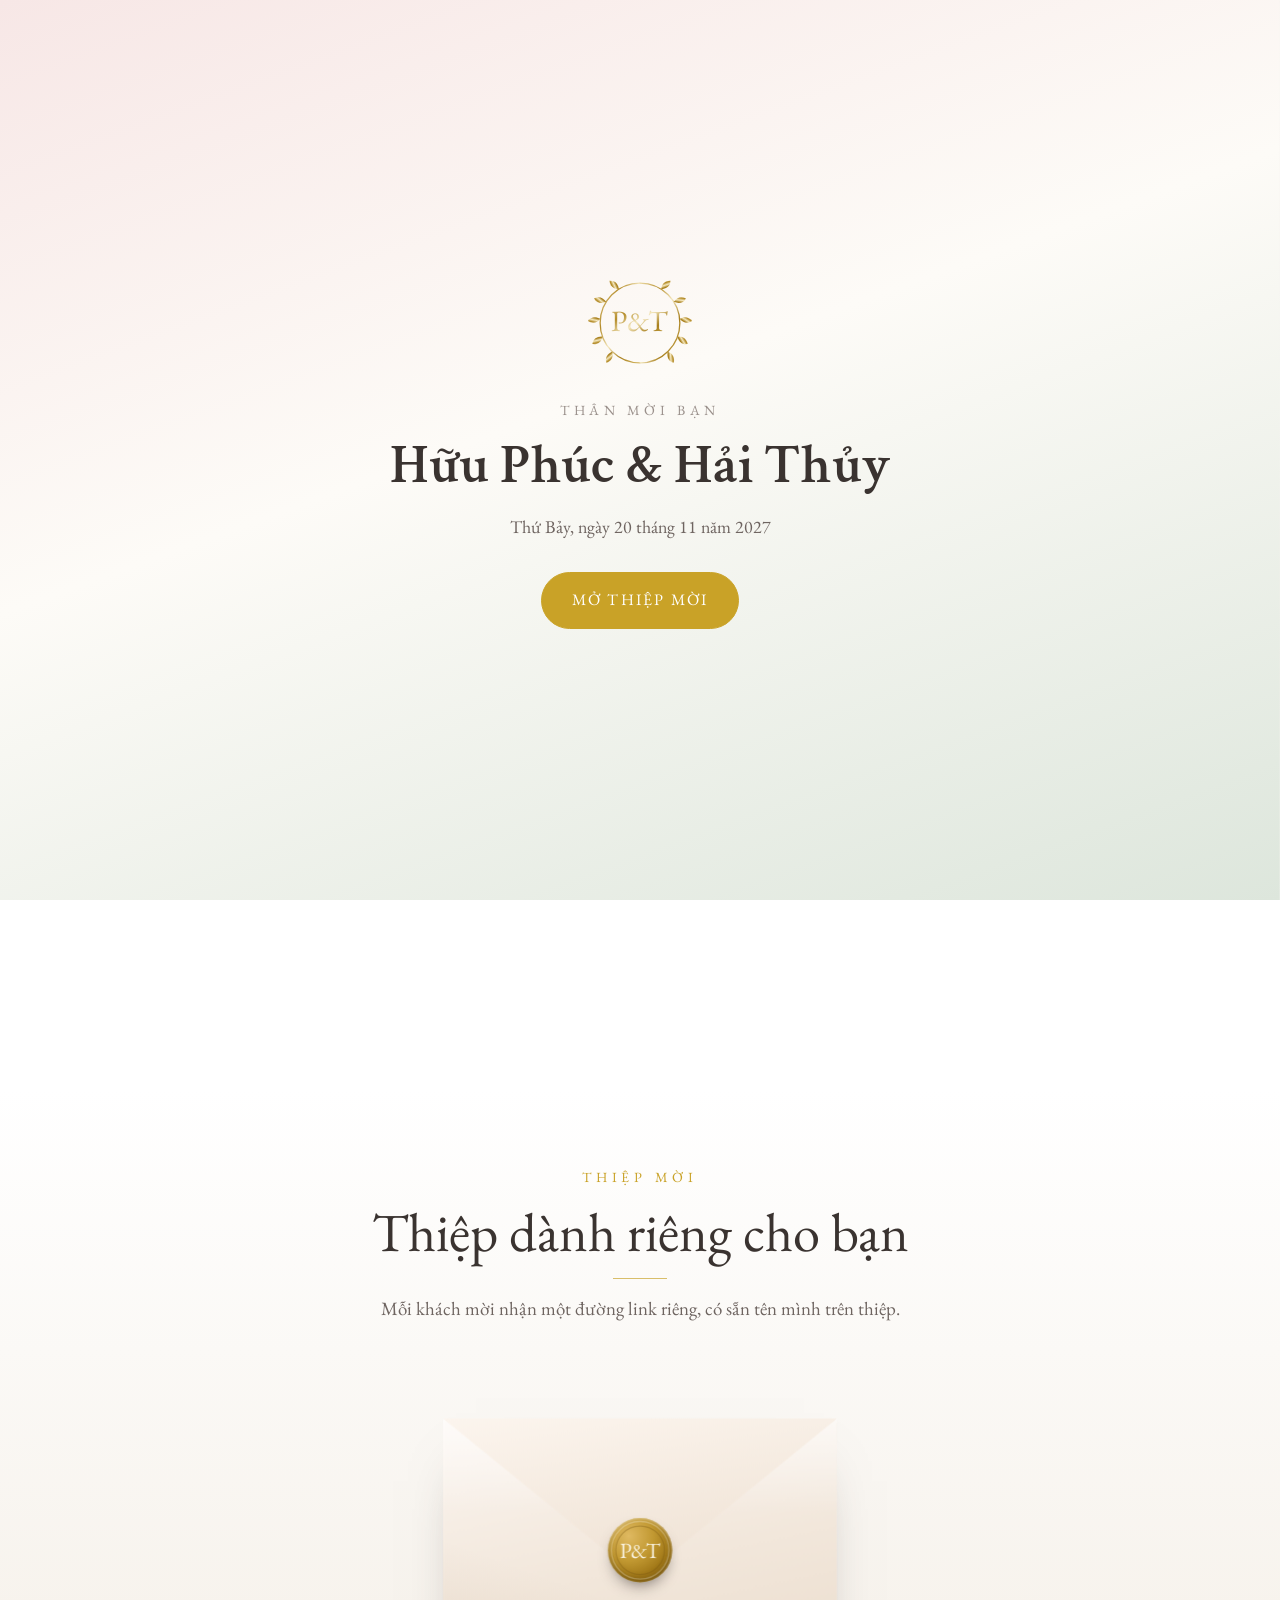
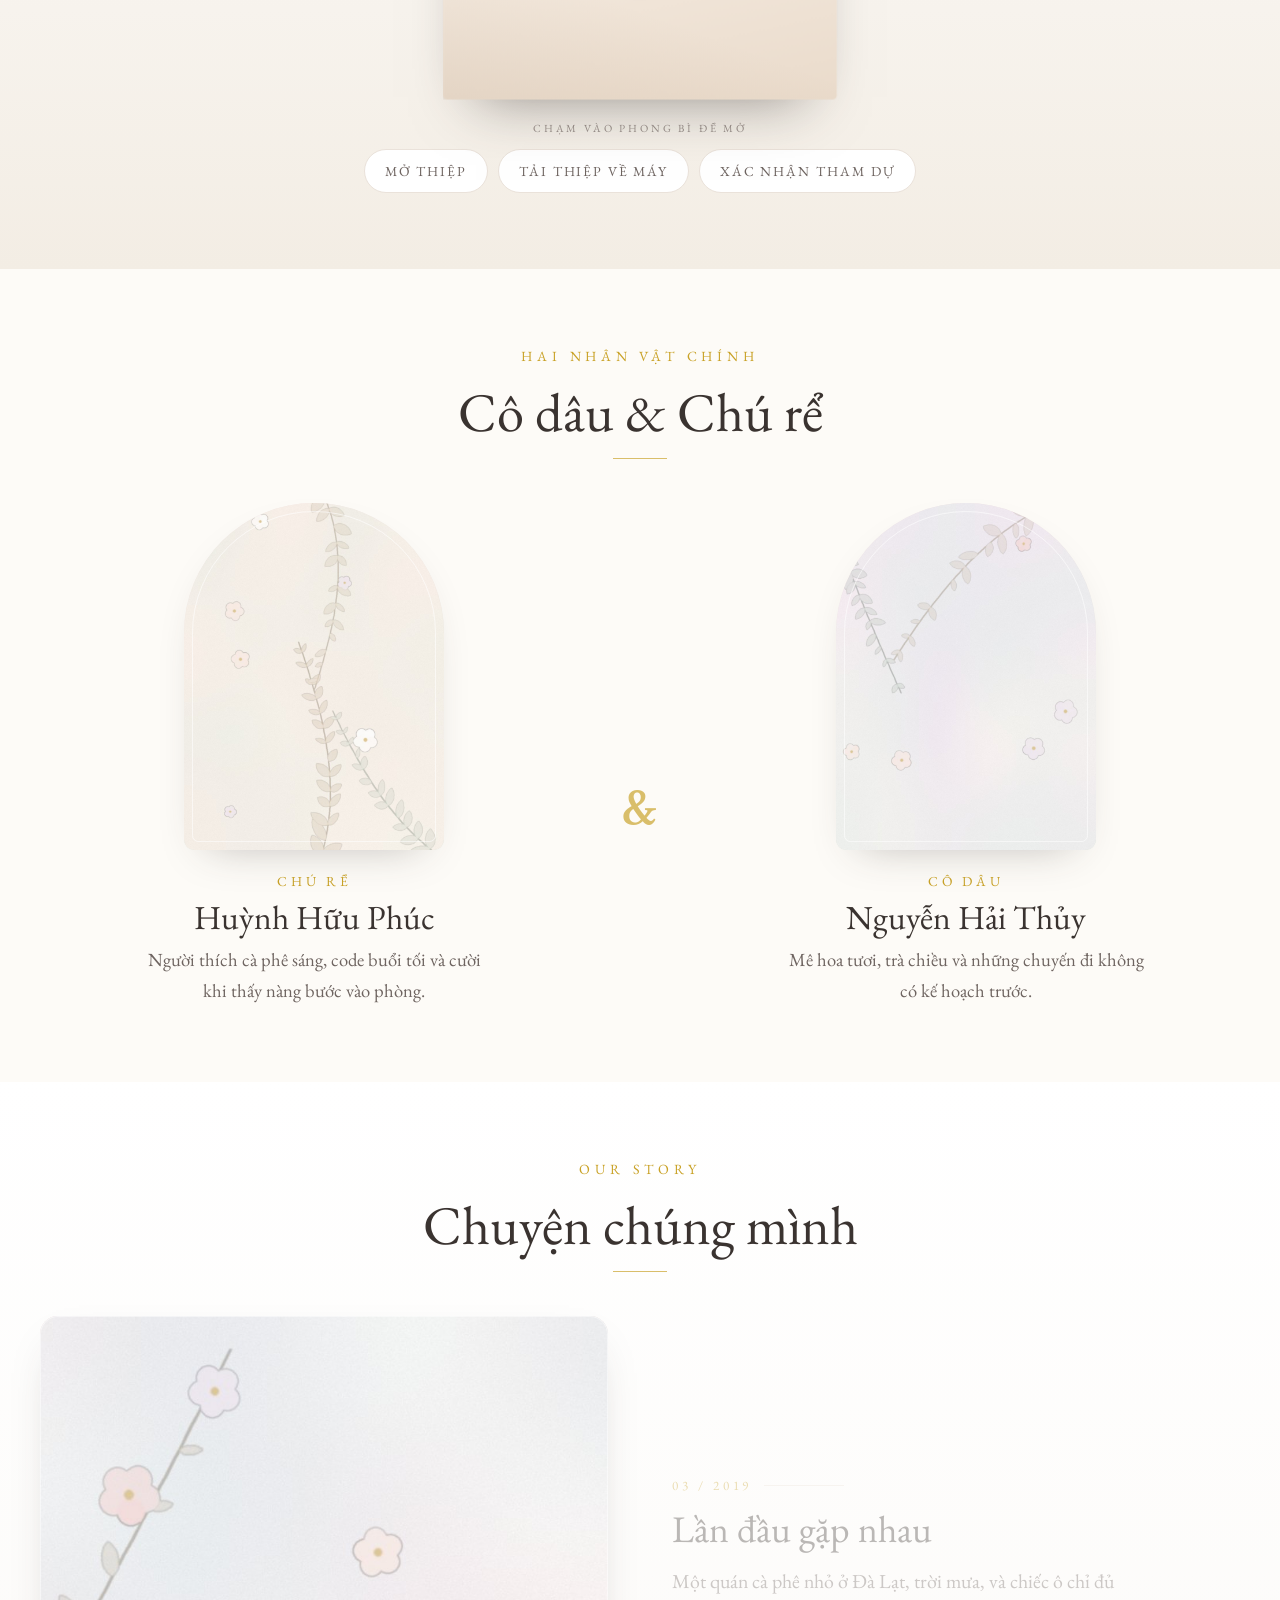
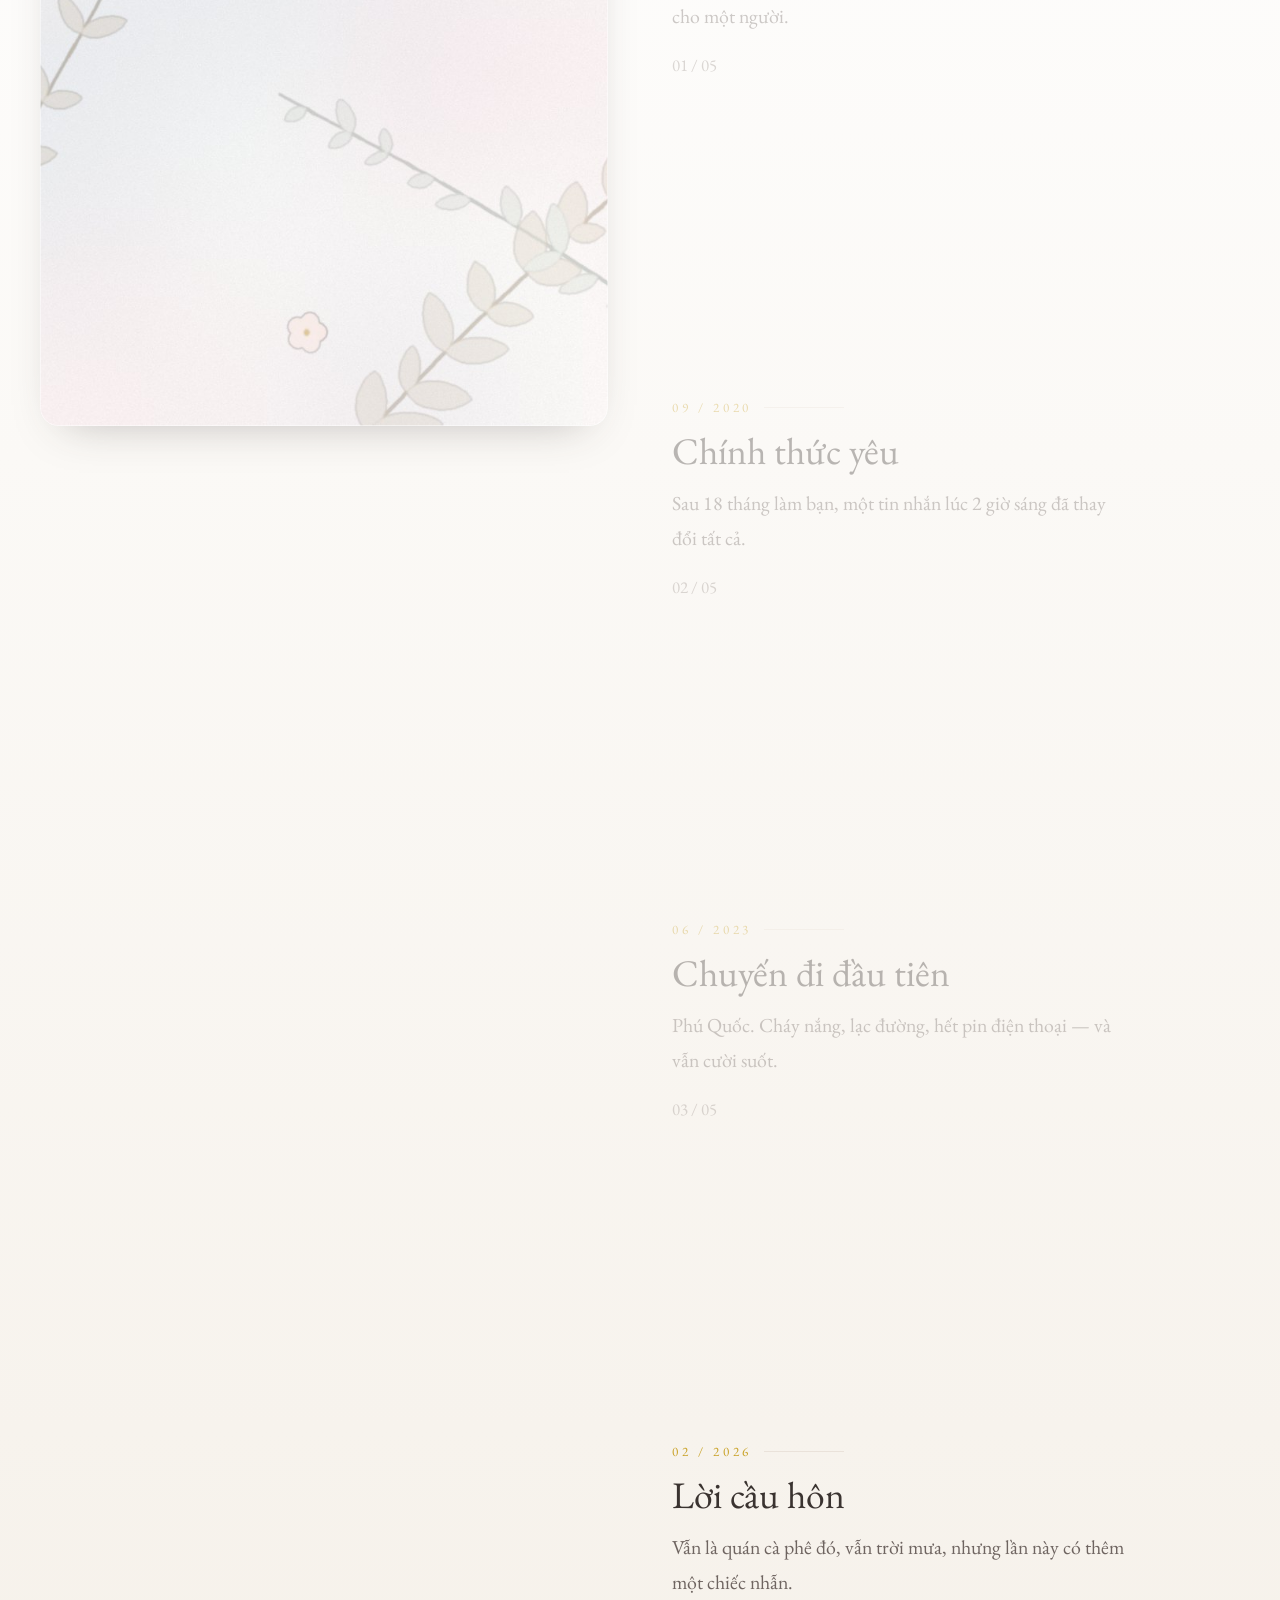
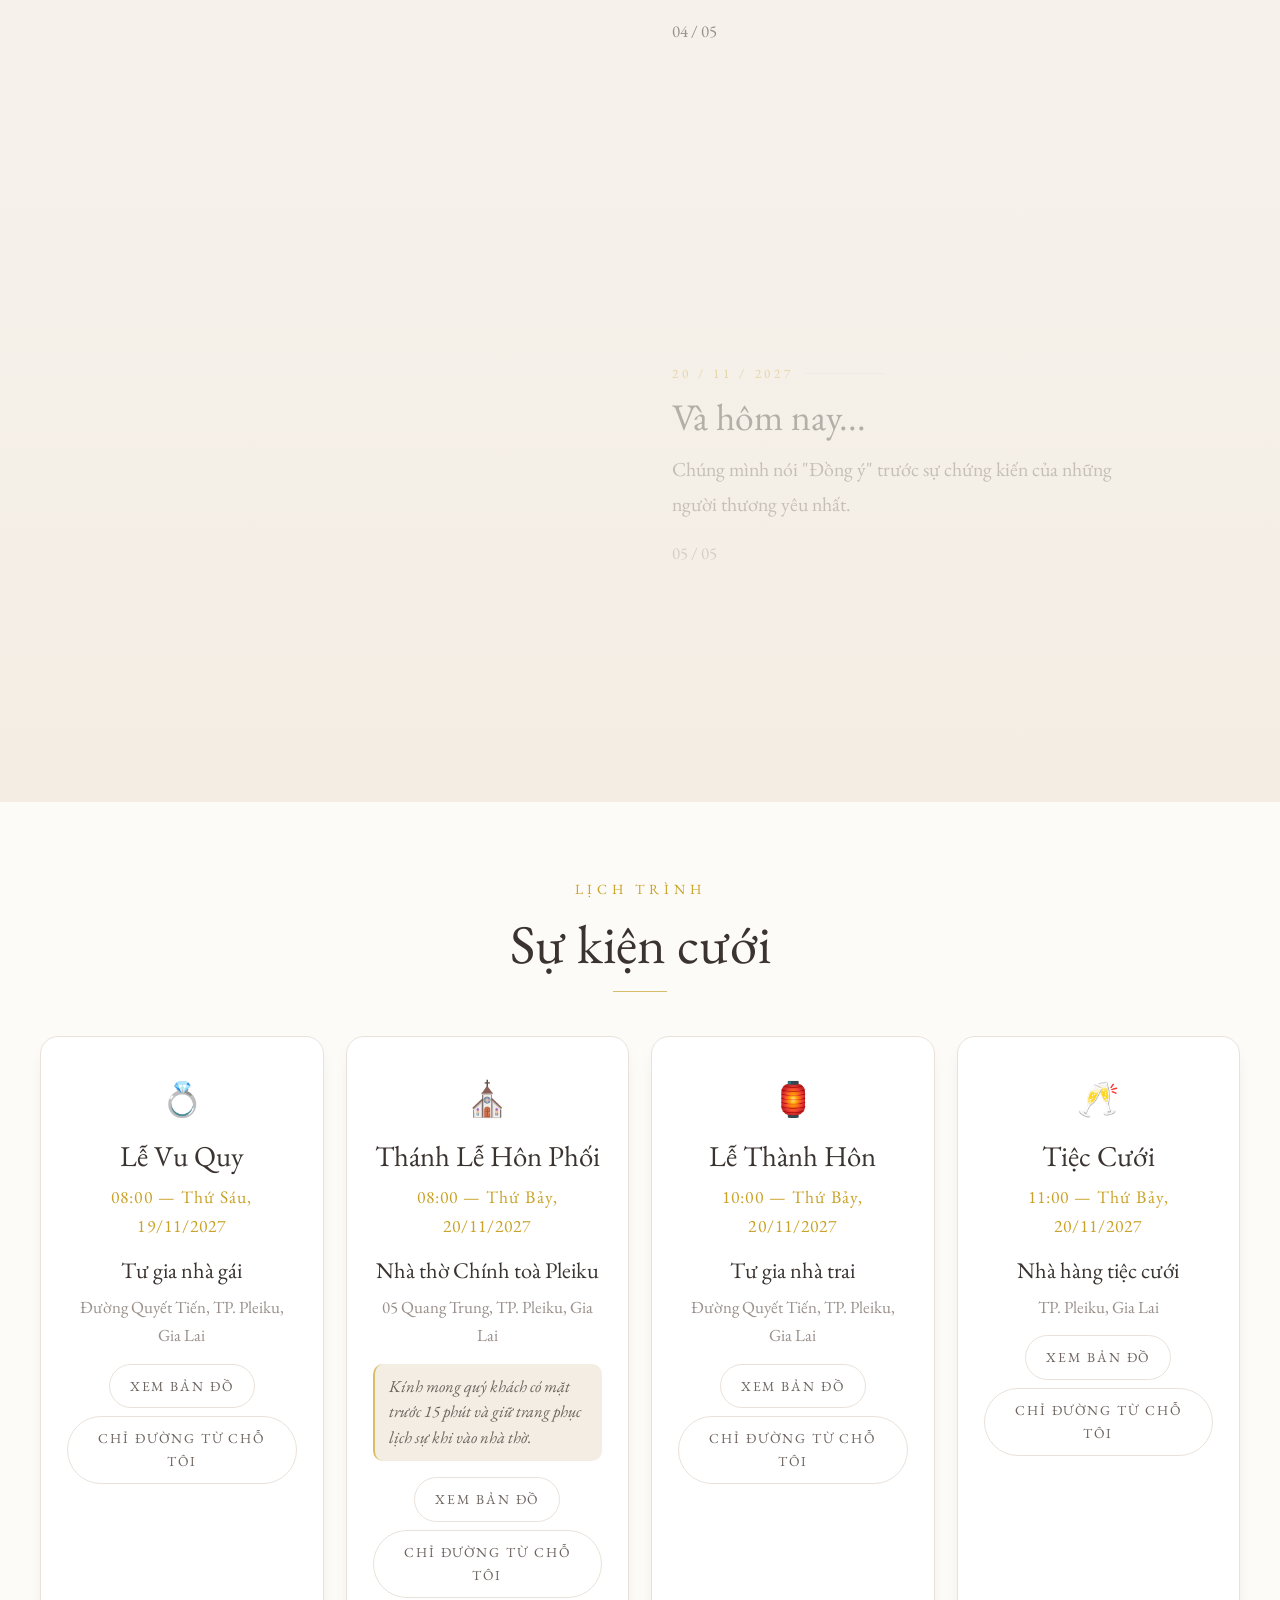
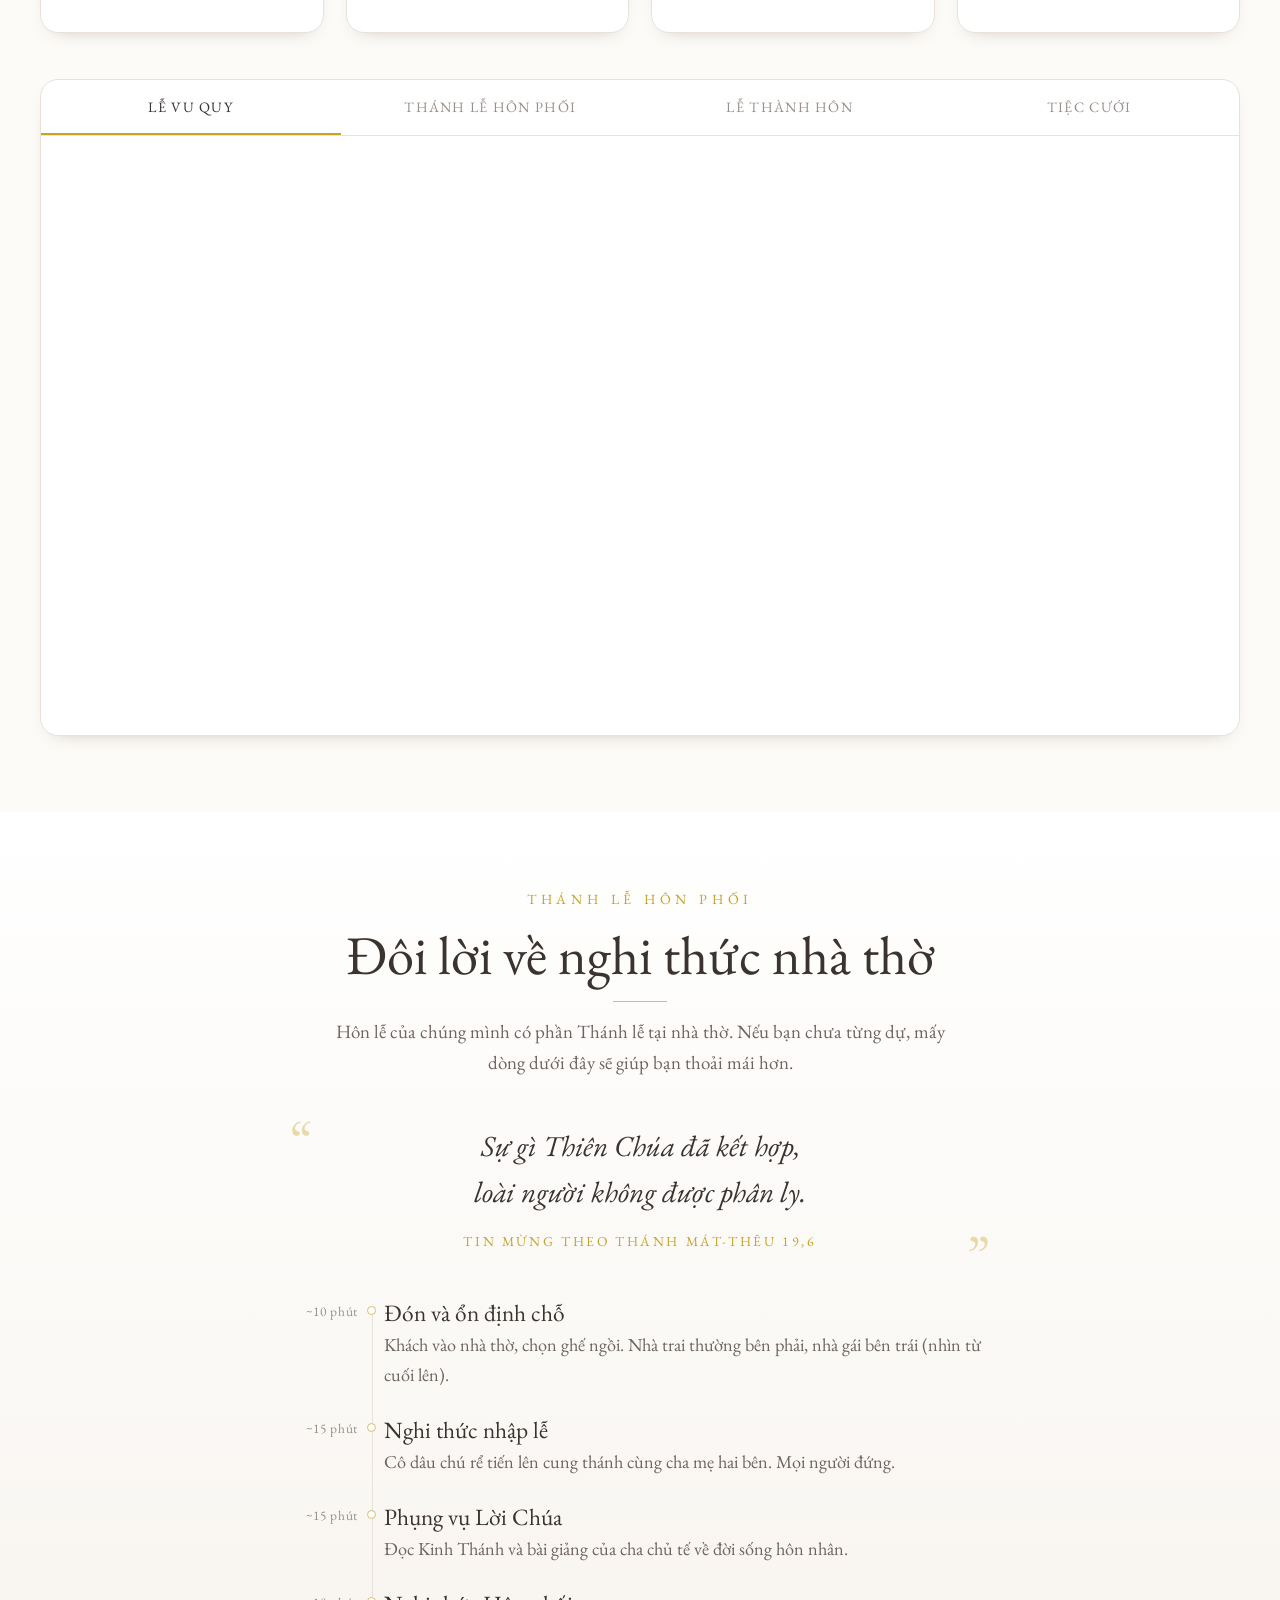
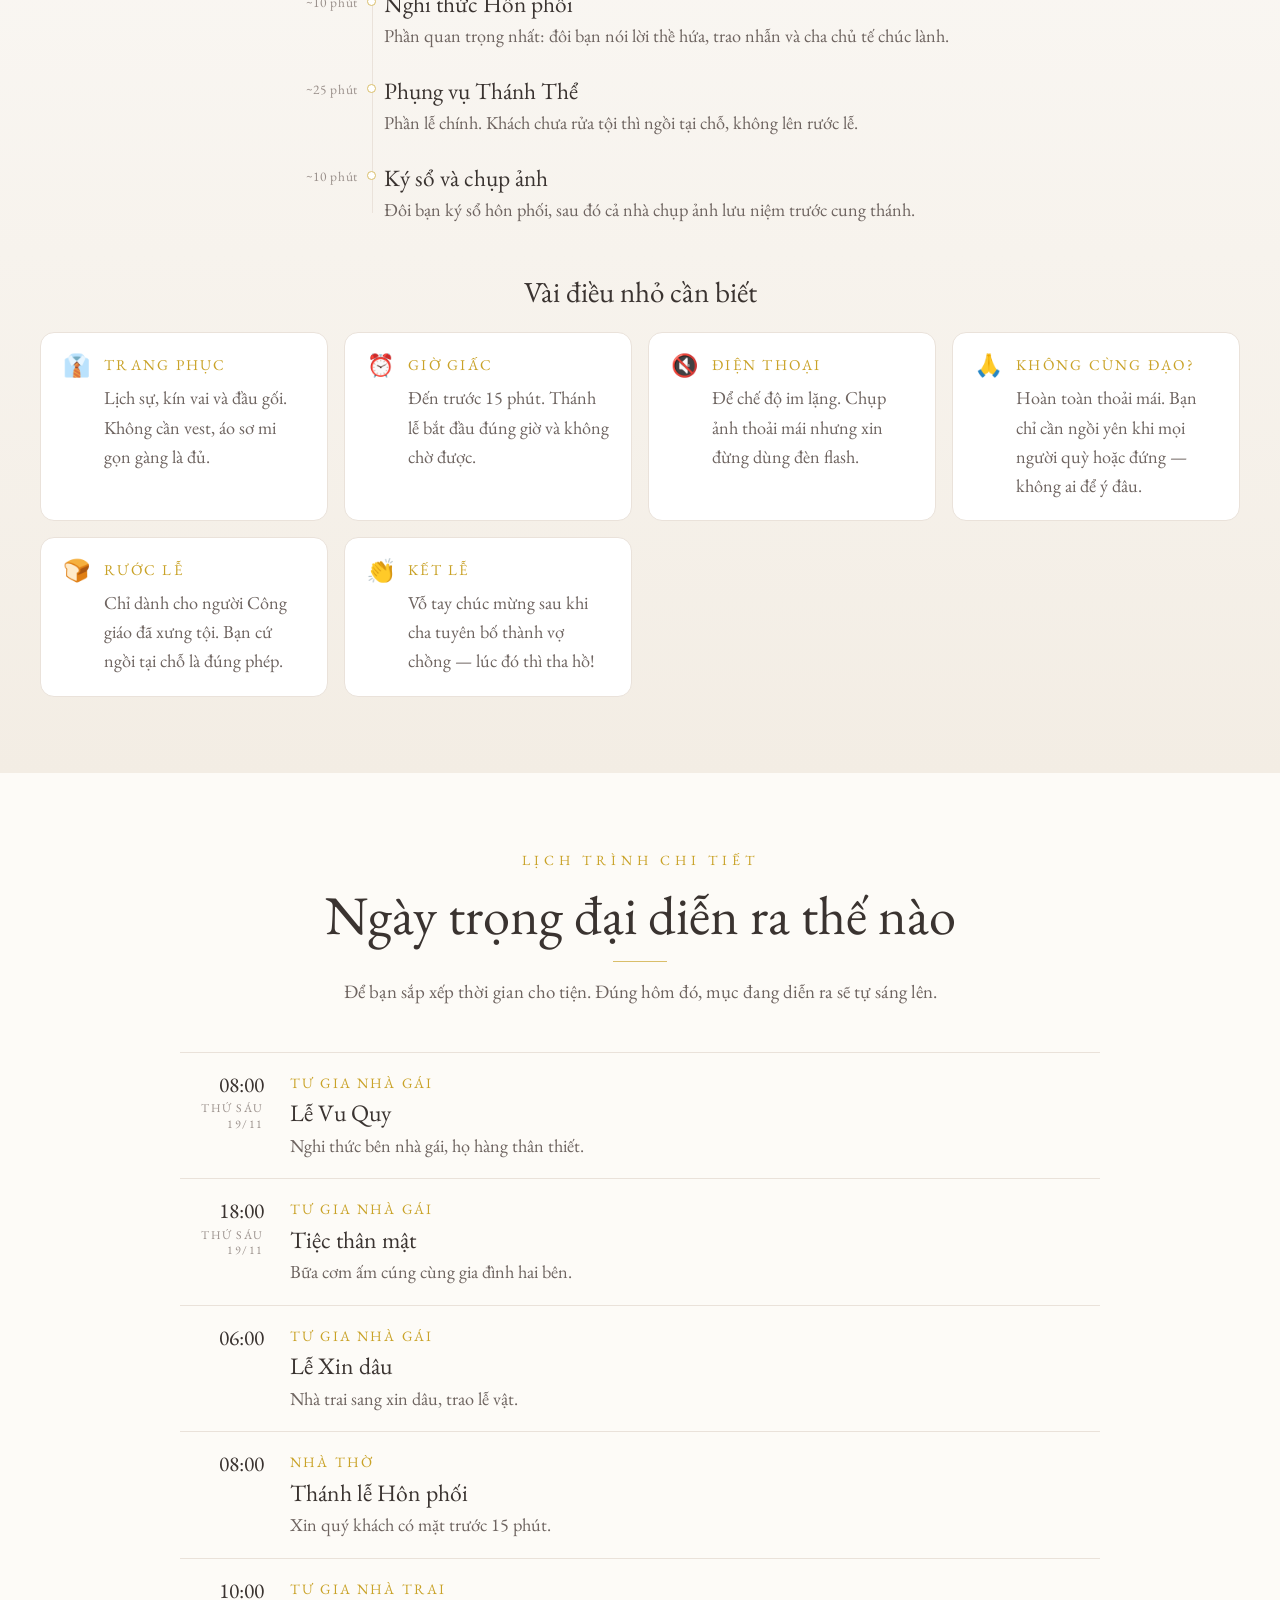
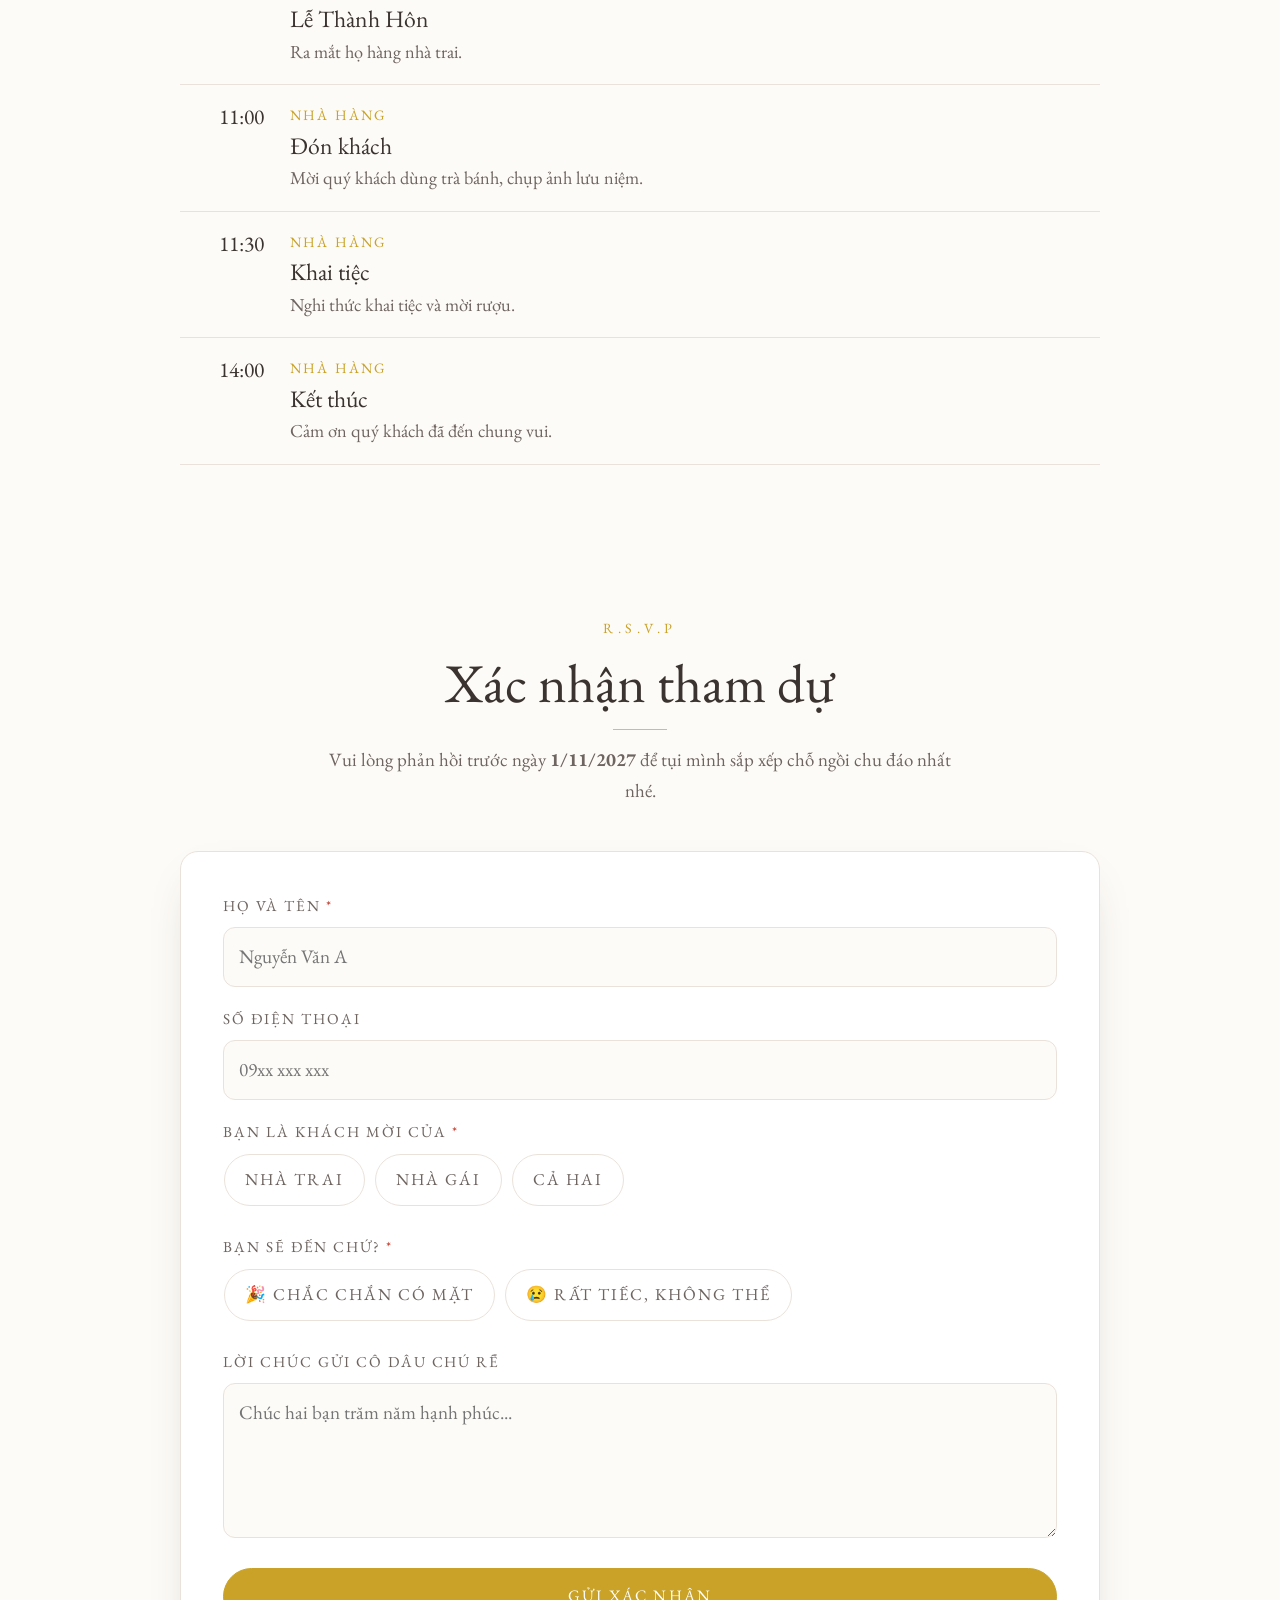
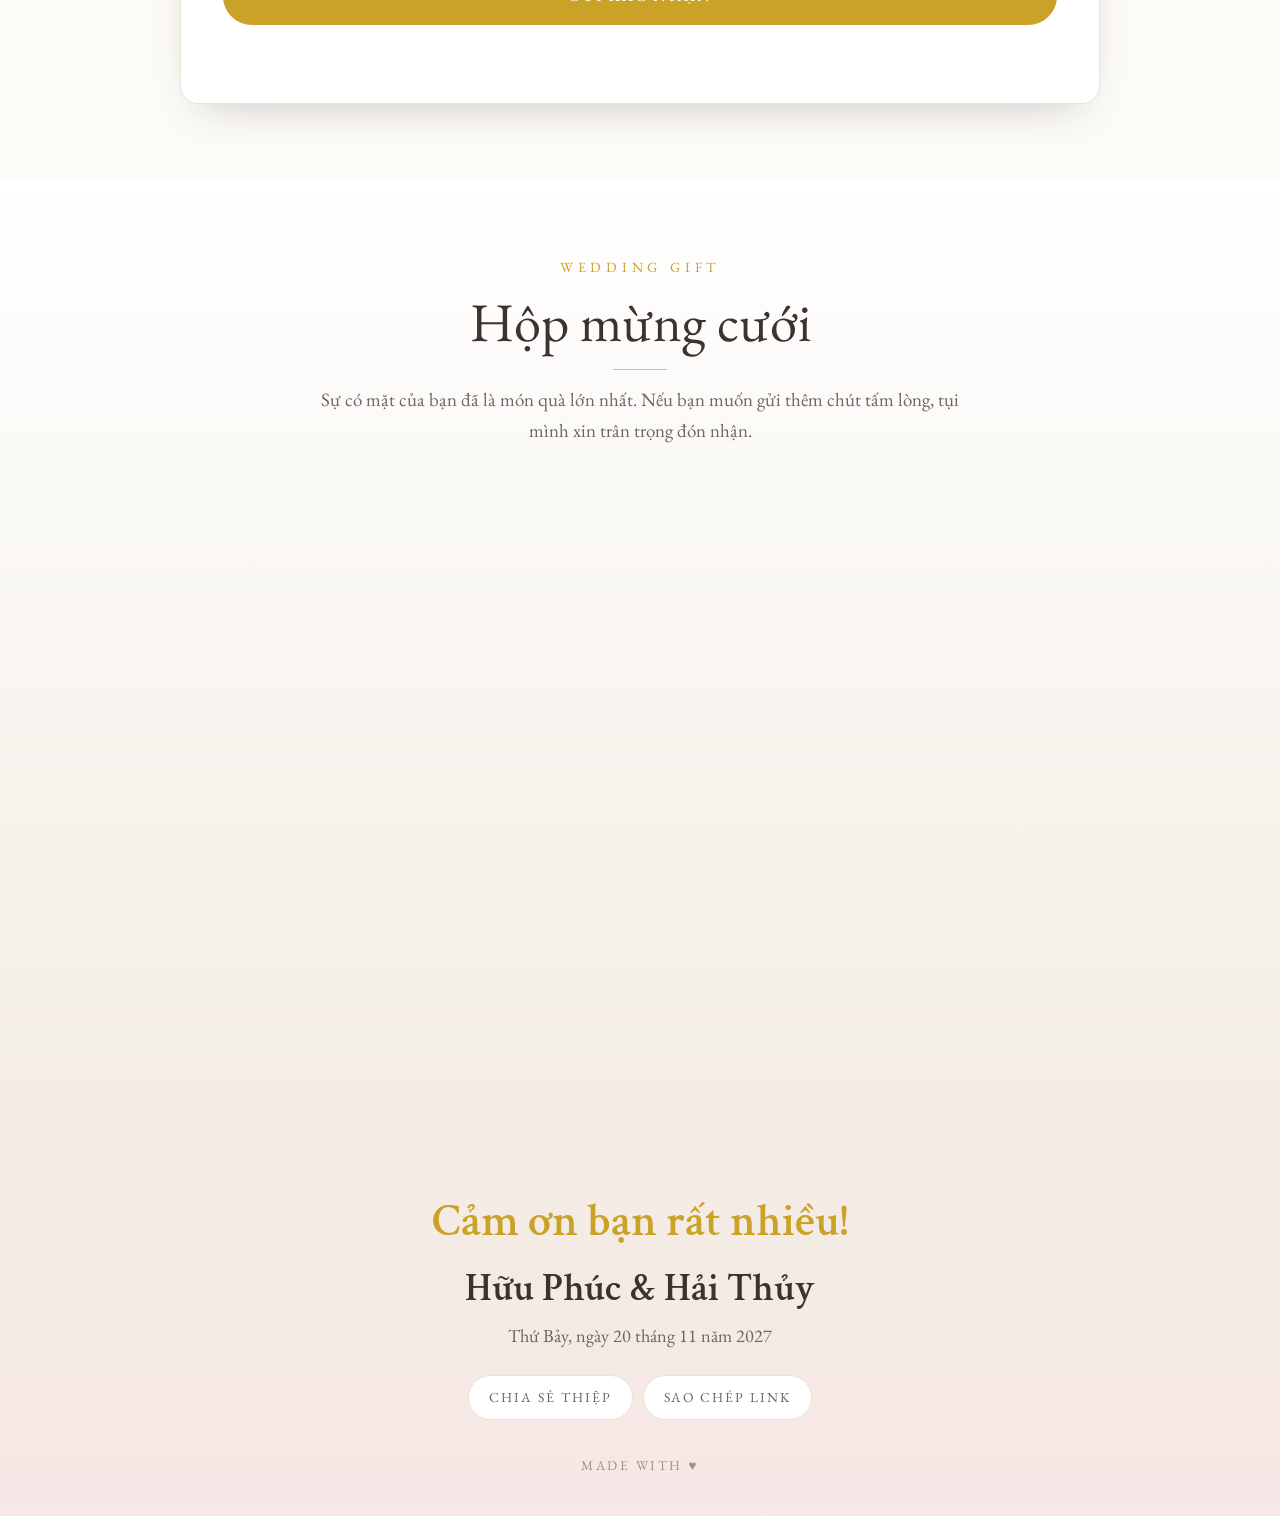
<file: index.html>
<!DOCTYPE html>
<html lang="vi">
<head>
<meta charset="UTF-8">
<meta name="viewport" content="width=device-width, initial-scale=1, viewport-fit=cover">
<title>Thiệp cưới</title>
<meta name="description" content="Trân trọng kính mời bạn đến chung vui trong ngày hạnh phúc của chúng mình.">
<meta property="og:type" content="website">
<meta property="og:title" content="Thiệp cưới">
<meta property="og:description" content="Trân trọng kính mời bạn đến chung vui trong ngày hạnh phúc của chúng mình.">
<link rel="icon" href="data:image/svg+xml,<svg xmlns='http://www.w3.org/2000/svg' viewBox='0 0 100 100'><text y='.9em' font-size='90'>💐</text></svg>">
<link rel="preconnect" href="https://fonts.googleapis.com">
<link rel="preconnect" href="https://fonts.gstatic.com" crossorigin>
<!-- CHỈ DÙNG 2 FONT cho cả bộ thiệp, tránh rối mắt:
     · Crimson Text — tên cô dâu / chú rể (serif sang trọng, nét thanh)
     · EB Garamond  — toàn bộ thông tin còn lại (tên cha mẹ, ngày giờ, địa điểm, nội dung)
     Cả hai đều có bộ dấu tiếng Việt đầy đủ trên Google Fonts. -->
<link href="https://fonts.googleapis.com/css2?family=Crimson+Text:ital,wght@0,400;0,600;0,700;1,400;1,600&family=EB+Garamond:ital,wght@0,400;0,500;0,600;0,700;1,400;1,500&display=swap" rel="stylesheet">
<!-- ?v=11 là số phiên bản chống cache.
     Mỗi lần sửa CSS/JS mà web không chịu cập nhật, tăng số này lên (v=12, v=13...) -->
<!-- Số ?v= này chỉ dùng khi mở file trực tiếp trên máy.
     Lúc deploy, GitHub Actions sẽ tự thay bằng mã commit — xem .github/workflows/deploy.yml -->
<link rel="stylesheet" href="css/style.css?v=15">
</head>
<body>

<!-- ===== BỘ HOA VĂN DÙNG CHUNG =====
     Vẽ một lần ở đây, các nơi khác gọi lại bằng <use href="#...">  -->
<svg width="0" height="0" class="svg-defs" aria-hidden="true" focusable="false">
  <defs>
    <linearGradient id="foil" x1="0" y1="0" x2="1" y2="1">
      <stop offset="0"    stop-color="#EBD9A4"/>
      <stop offset="0.28" stop-color="#B48C2A"/>
      <stop offset="0.5"  stop-color="#F4E7BD"/>
      <stop offset="0.72" stop-color="#A87F1C"/>
      <stop offset="1"    stop-color="#D8BC6B"/>
    </linearGradient>

    <!-- Hoa văn góc: hai cung lượn, hai vòng xoắn, hai lá và nụ hoa -->
    <g id="ornCorner" fill="none" stroke="url(#foil)"
       stroke-width="1.7" stroke-linecap="round" stroke-linejoin="round">
      <path d="M8 98 C8 48 48 8 98 8"/>
      <path d="M9 74 C12 44 44 12 74 9" stroke-width="1"/>
      <path d="M98 8 C107 17 106 32 95 38 C86 43 77 36 80 27 C82 20 93 20 96 28"/>
      <path d="M8 98 C17 107 32 106 38 95 C43 86 36 77 27 80 C20 82 20 93 28 96"/>
      <path d="M42 42 C55 30 70 27 81 32" stroke-width="1.1"/>
      <path d="M42 42 C30 55 27 70 32 81" stroke-width="1.1"/>
      <path d="M52 34 C61 25 73 25 80 31 C71 40 59 41 52 34Z" fill="url(#foil)" stroke="none" opacity=".92"/>
      <path d="M34 52 C25 61 25 73 31 80 C40 71 41 59 34 52Z" fill="url(#foil)" stroke="none" opacity=".92"/>
      <circle cx="42" cy="42" r="3" fill="url(#foil)" stroke="none"/>
      <circle cx="63" cy="63" r="1.8" fill="url(#foil)" stroke="none" opacity=".7"/>
    </g>

    <!-- Hoa văn ngăn cách -->
    <g id="ornDivider">
      <g fill="none" stroke="url(#foil)" stroke-width="1.3" stroke-linecap="round">
        <path d="M6 12 H72"/>
        <path d="M128 12 H194"/>
        <path d="M72 12 C80 3 90 3 96 10"/>
        <path d="M128 12 C120 21 110 21 104 14"/>
      </g>
      <path d="M100 2 C107 7 107 17 100 22 C93 17 93 7 100 2Z" fill="url(#foil)"/>
      <circle cx="100" cy="12" r="1.9" fill="#FFFDF6"/>
    </g>

    <!-- Chiếc lá nhỏ, dùng lại nhiều lần quanh vòng nguyệt quế -->
    <path id="monoLeaf" d="M0 0 C4.2 -4.6 4.2 -10.6 0 -14.6 C-4.2 -10.6 -4.2 -4.6 0 0Z"/>

    <!-- Chữ lồng: vòng nguyệt quế + chữ đầu tên hai bạn -->
    <g id="monogram">
      <g class="mono__ring" fill="none" stroke="url(#foil)" stroke-width="1.5" stroke-linecap="round">
        <path class="mono__arc" d="M60 14 A46 46 0 0 0 60 106"/>
        <path class="mono__arc" d="M60 14 A46 46 0 0 1 60 106"/>
      </g>
      <g class="mono__leaves" fill="url(#foil)">
        <use href="#monoLeaf" transform="translate(60 60) rotate(-32)  translate(0 -46) rotate(-16)"/>
        <use href="#monoLeaf" transform="translate(60 60) rotate(-58)  translate(0 -46) rotate(-16)"/>
        <use href="#monoLeaf" transform="translate(60 60) rotate(-84)  translate(0 -46) rotate(-16)"/>
        <use href="#monoLeaf" transform="translate(60 60) rotate(-110) translate(0 -46) rotate(-16)"/>
        <use href="#monoLeaf" transform="translate(60 60) rotate(-136) translate(0 -46) rotate(-16)"/>
        <use href="#monoLeaf" transform="translate(60 60) rotate(32)   translate(0 -46) rotate(16)"/>
        <use href="#monoLeaf" transform="translate(60 60) rotate(58)   translate(0 -46) rotate(16)"/>
        <use href="#monoLeaf" transform="translate(60 60) rotate(84)   translate(0 -46) rotate(16)"/>
        <use href="#monoLeaf" transform="translate(60 60) rotate(110)  translate(0 -46) rotate(16)"/>
        <use href="#monoLeaf" transform="translate(60 60) rotate(136)  translate(0 -46) rotate(16)"/>
      </g>
      <text class="mono__txt" x="60" y="69" text-anchor="middle"
            font-family="EB Garamond, Georgia, serif" font-size="34"
            letter-spacing="1" fill="url(#foil)">P&amp;T</text>
    </g>

    <!-- Bông hoa nhỏ dùng trong vòng hoa -->
    <g id="wreathBlossom">
      <g fill="#FFFDF8" stroke="url(#foil)" stroke-width=".7">
        <ellipse cx="0" cy="-3.2" rx="2.3" ry="3.3" transform="rotate(0)"/>
        <ellipse cx="0" cy="-3.2" rx="2.3" ry="3.3" transform="rotate(72)"/>
        <ellipse cx="0" cy="-3.2" rx="2.3" ry="3.3" transform="rotate(144)"/>
        <ellipse cx="0" cy="-3.2" rx="2.3" ry="3.3" transform="rotate(216)"/>
        <ellipse cx="0" cy="-3.2" rx="2.3" ry="3.3" transform="rotate(288)"/>
      </g>
      <circle r="1.25" fill="url(#foil)"/>
    </g>

    <!-- Vòng hoa bao quanh ảnh bìa thiệp -->
    <g id="ornWreath">
      <circle cx="100" cy="100" r="78" fill="none" stroke="url(#foil)" stroke-width="1.6"/>
      <circle cx="100" cy="100" r="73.5" fill="none" stroke="url(#foil)" stroke-width=".7" opacity=".55"/>
      <g fill="url(#foil)" opacity=".92">
        <use href="#monoLeaf" transform="translate(100 100) rotate(28.9) translate(0 -75.8) rotate(44.2) scale(1.68)"/>
        <use href="#monoLeaf" transform="translate(100 100) rotate(67.6) translate(0 -79.1) rotate(46.1) scale(1.54)"/>
        <use href="#monoLeaf" transform="translate(100 100) rotate(83.5) translate(0 -76.6) rotate(33.1) scale(1.35)"/>
        <use href="#monoLeaf" transform="translate(100 100) rotate(95.8) translate(0 -76.2) rotate(40.5) scale(1.24)"/>
        <use href="#monoLeaf" transform="translate(100 100) rotate(175.4) translate(0 -84.8) rotate(8.7) scale(0.94)"/>
        <use href="#monoLeaf" transform="translate(100 100) rotate(185.8) translate(0 -77.4) rotate(13.5) scale(1.38)"/>
        <use href="#monoLeaf" transform="translate(100 100) rotate(196.3) translate(0 -78.3) rotate(-32.2) scale(1.64)"/>
        <use href="#monoLeaf" transform="translate(100 100) rotate(207.6) translate(0 -82.6) rotate(-14.7) scale(0.99)"/>
        <use href="#monoLeaf" transform="translate(100 100) rotate(217.5) translate(0 -78.9) rotate(-2.6) scale(1.49)"/>
        <use href="#monoLeaf" transform="translate(100 100) rotate(230.7) translate(0 -75.6) rotate(-29.2) scale(1.25)"/>
        <use href="#monoLeaf" transform="translate(100 100) rotate(244.8) translate(0 -75.5) rotate(-50.4) scale(1.52)"/>
        <use href="#monoLeaf" transform="translate(100 100) rotate(258.9) translate(0 -80.2) rotate(-39.3) scale(1.64)"/>
        <use href="#monoLeaf" transform="translate(100 100) rotate(269.9) translate(0 -81.2) rotate(19.8) scale(1.35)"/>
        <use href="#monoLeaf" transform="translate(100 100) rotate(281.1) translate(0 -74.4) rotate(-12.6) scale(1.03)"/>
        <use href="#monoLeaf" transform="translate(100 100) rotate(291.2) translate(0 -75.8) rotate(-40.0) scale(1.59)"/>
        <use href="#monoLeaf" transform="translate(100 100) rotate(303.5) translate(0 -80.8) rotate(-17.3) scale(1.25)"/>
        <use href="#monoLeaf" transform="translate(100 100) rotate(313.1) translate(0 -74.1) rotate(-24.7) scale(1.44)"/>
        <use href="#monoLeaf" transform="translate(100 100) rotate(322.9) translate(0 -75.3) rotate(-12.8) scale(1.09)"/>
      </g>
      <use href="#wreathBlossom" transform="translate(100 100) rotate(196) translate(0 -81.9) rotate(-196) scale(1.5)"/>
      <use href="#wreathBlossom" transform="translate(100 100) rotate(214) translate(0 -81.3) rotate(-214) scale(1.0)"/>
      <use href="#wreathBlossom" transform="translate(100 100) rotate(246) translate(0 -80.8) rotate(-246) scale(1.25)"/>
      <use href="#wreathBlossom" transform="translate(100 100) rotate(158) translate(0 -79.7) rotate(-158) scale(1.1)"/>
      <use href="#wreathBlossom" transform="translate(100 100) rotate(64) translate(0 -77.9) rotate(-64) scale(1.3)"/>
      <use href="#wreathBlossom" transform="translate(100 100) rotate(92) translate(0 -81.0) rotate(-92) scale(0.95)"/>
      <use href="#wreathBlossom" transform="translate(100 100) rotate(330) translate(0 -78.0) rotate(-330) scale(1.15)"/>
    </g>

    <!-- Nhẫn đôi lồng nhau, có tia sáng -->
    <g id="ornRings">
      <g fill="none" stroke="url(#foil)" stroke-linecap="round">
        <circle cx="44" cy="46" r="23" stroke-width="3"/>
        <circle cx="44" cy="46" r="19" stroke-width=".8" opacity=".5"/>
        <circle cx="74" cy="50" r="19" stroke-width="2.6"/>
        <circle cx="74" cy="50" r="15.5" stroke-width=".7" opacity=".5"/>
      </g>
      <g fill="url(#foil)">
        <path d="M44 12 L51.5 20.5 L44 30 L36.5 20.5 Z"/>
        <path d="M44 12 L51.5 20.5 L44 21.5 Z" opacity=".45"/>
      </g>
      <g stroke="url(#foil)" stroke-width="1.3" stroke-linecap="round" fill="none" opacity=".8">
        <path d="M96 16 v11 M90.5 21.5 h11"/>
        <path d="M14 66 v7 M10.5 69.5 h7"/>
      </g>
    </g>

    <!-- Nhành hoa nhỏ trang trí đầu thiệp -->
    <g id="ornSprig" fill="none" stroke="url(#foil)" stroke-width="1.2" stroke-linecap="round">
      <path d="M60 34 C60 20 48 10 34 8"/>
      <path d="M60 34 C60 20 72 10 86 8"/>
      <path d="M48 20 C42 14 34 13 28 16 C34 22 43 23 48 20Z" fill="url(#foil)" stroke="none" opacity=".9"/>
      <path d="M72 20 C78 14 86 13 92 16 C86 22 77 23 72 20Z" fill="url(#foil)" stroke="none" opacity=".9"/>
      <path d="M60 34 C56 28 56 22 60 18 C64 22 64 28 60 34Z" fill="url(#foil)" stroke="none"/>
    </g>
  </defs>
</svg>

<!-- ===== MÀN HÌNH MỞ THIỆP ===== -->
<div class="opening" id="opening">
  <!-- Hai cánh rèm tách sang hai bên khi khách bấm mở -->
  <div class="opening__curtain opening__curtain--l"></div>
  <div class="opening__curtain opening__curtain--r"></div>

  <div class="opening__inner">
    <svg class="monogram monogram--lg" id="openingMono" viewBox="0 0 120 120" aria-hidden="true">
      <use href="#monogram"/>
    </svg>
    <p class="opening__to" id="openingTo">Thân mời</p>
    <h1 class="opening__names" id="openingNames">—</h1>
    <p class="opening__date" id="openingDate">—</p>
    <button class="btn btn--gold" id="openBtn">Mở thiệp mời</button>
  </div>
</div>

<!-- ===== MÀN HÌNH MẬT KHẨU (tuỳ chọn) ===== -->
<div class="gate" id="gate" hidden>
  <div class="gate__box">
    <h2>Nhập mã thiệp</h2>
    <p>Mã gồm 4 chữ số được in trên thiệp giấy của bạn.</p>
    <input type="text" id="gateInput" inputmode="numeric" maxlength="8" placeholder="••••">
    <button class="btn" id="gateBtn">Xác nhận</button>
    <p class="gate__err" id="gateErr"></p>
  </div>
</div>

<!-- ===== NHẠC NỀN ===== -->
<button class="music-toggle" id="musicToggle" title="Bật/tắt nhạc" hidden>
  <span class="music-toggle__icon">♫</span>
  <span class="music-toggle__bars"><i></i><i></i><i></i></span>
</button>
<audio id="bgm" loop preload="none"></audio>

<!-- ===== NAV ===== -->
<nav class="nav" id="nav">
  <a class="nav__brand" href="#hero"><span id="navBrand">♥</span></a>
  <button class="nav__burger" id="burger" aria-label="Menu"><span></span><span></span><span></span></button>
  <ul class="nav__list" id="navList">
    <li><a href="#invitation">Thiệp mời</a></li>
    <li><a href="#story">Chuyện chúng mình</a></li>
    <li><a href="#couple">Cô dâu &amp; Chú rể</a></li>
    <li><a href="#events">Sự kiện</a></li>
    <li id="navFaith" hidden><a href="#faith">Nhà thờ</a></li>
    <li id="navSchedule" hidden><a href="#schedule">Lịch trình</a></li>
    <li id="navRsvp"><a href="#rsvp">Xác nhận</a></li>
    <li><a href="#gift">Mừng cưới</a></li>
  </ul>
</nav>

<!-- ===== HERO ===== -->
<header class="hero" id="hero">
  <div class="hero__bg"></div>
  <div class="hero__photo" id="heroPhoto"></div>
  <div class="hero__scrim"></div>
  <div class="hero__content">
    <svg class="monogram" id="heroMono" viewBox="0 0 120 120" aria-hidden="true">
      <use href="#monogram"/>
    </svg>
    <p class="hero__tagline" id="heroTagline">Save the date</p>
    <h1 class="hero__names">
      <span id="heroGroom">—</span>
      <span class="hero__amp">&amp;</span>
      <span id="heroBride">—</span>
    </h1>
    <div class="hero__rule"><i></i><span>♥</span><i></i></div>
    <p class="hero__date" id="heroDate">—</p>
    <p class="hero__lunar" id="heroLunar"></p>

    <div class="countdown" id="countdown">
      <div class="countdown__cell"><b id="cdD">00</b><span>Ngày</span></div>
      <div class="countdown__cell"><b id="cdH">00</b><span>Giờ</span></div>
      <div class="countdown__cell"><b id="cdM">00</b><span>Phút</span></div>
      <div class="countdown__cell"><b id="cdS">00</b><span>Giây</span></div>
    </div>

    <!-- Đã bỏ 2 nút "Xác nhận tham dự" / "Thêm vào lịch" và mũi tên cuộn ở hero
         theo yêu cầu — khách vẫn vào được phần xác nhận qua menu.
         LƯU Ý: nút #addCalBtn bị gỡ hẳn, nên main.js phải kiểm tra tồn tại
         trước khi gắn sự kiện (xem mục "THÊM VÀO LỊCH" trong main.js). -->
  </div>
</header>

<!-- ===== LỜI MỜI ===== -->
<section class="invite reveal">
  <div class="wrap wrap--narrow center">
    <p class="script" id="inviteQuote">—</p>
    <p class="lead" id="inviteSub">—</p>
    <!-- Khối .families (Nhà Trai / Nhà Gái) đã gỡ theo yêu cầu.
         Thông tin hai họ vẫn còn đầy đủ trên tấm thiệp ở mục "Thiệp mời" bên dưới.
         LƯU Ý: main.js đổ dữ liệu vào #groomFather, #brideFather... nên phải dùng
         hàm setText() có kiểm tra tồn tại, không thì lỗi null chặn hết JS. -->
  </div>
</section>

<!-- ===== THIỆP MỜI ===== -->
<section class="section section--tint" id="invitation">
  <div class="wrap wrap--narrow">
    <div class="sec-head reveal">
      <p class="sec-head__eyebrow">Thiệp mời</p>
      <h2 class="sec-head__title">Thiệp dành riêng cho bạn</h2>
      <p class="sec-head__sub" id="inviteHint">Tấm thiệp này dành riêng cho bạn.</p>
    </div>

    <div class="env-stage reveal" id="envStage">
      <div class="envelope" id="envelope" role="button" tabindex="0"
           aria-label="Chạm để mở thiệp mời">

        <!-- Lòng trong phong bì -->
        <div class="env__back"></div>

        <!-- Thân trước phong bì -->
        <div class="env__front"></div>

        <!-- Nắp: mặt ngoài giấy, mặt trong có hoạ tiết lót -->
        <div class="env__flap">
          <span class="env__face env__face--out"></span>
          <span class="env__face env__face--in"></span>
        </div>

        <!-- Dấu sáp khắc chữ lồng -->
        <div class="env__seal" id="envSeal">
          <svg viewBox="0 0 52 52" aria-hidden="true">
            <circle cx="26" cy="26" r="23.2" fill="none" stroke="rgba(255,250,235,.28)" stroke-width="1.1"/>
            <circle cx="26" cy="26" r="19.6" fill="none" stroke="rgba(120,86,18,.35)" stroke-width="1"/>
            <text id="sealMono" x="26" y="32.5" text-anchor="middle"
                  font-family="EB Garamond, Georgia, serif" font-size="17.5"
                  letter-spacing="0.5" fill="rgba(255,252,242,.94)">P&amp;T</text>
          </svg>
        </div>
      </div>


      <!-- Tấm thiệp một mặt, bố cục như thiệp cưới in -->
      <article class="env__card" id="envCard">
        <div class="ecard">
          <svg class="ecard__orn ecard__orn--tl" viewBox="0 0 106 106"><use href="#ornCorner"/></svg>
          <svg class="ecard__orn ecard__orn--tr" viewBox="0 0 106 106"><use href="#ornCorner"/></svg>
          <svg class="ecard__orn ecard__orn--bl" viewBox="0 0 106 106"><use href="#ornCorner"/></svg>
          <svg class="ecard__orn ecard__orn--br" viewBox="0 0 106 106"><use href="#ornCorner"/></svg>

          <div class="ecard__body">
            <svg class="ecard__sprig" viewBox="0 0 120 40"><use href="#ornSprig"/></svg>

            <!-- Hai họ -->
            <div class="ec-fams">
              <div>
                <h4>Nhà Trai</h4>
                <p id="ecGroomFam">—</p>
                <small id="ecGroomAddr"></small>
              </div>
              <span class="ec-fams__div"></span>
              <div>
                <h4>Nhà Gái</h4>
                <p id="ecBrideFam">—</p>
                <small id="ecBrideAddr"></small>
              </div>
            </div>

            <p class="ec-announce">Trân trọng báo tin lễ thành hôn của hai con</p>

            <!-- Cô dâu chú rể -->
            <div class="ec-couple">
              <div>
                <span class="ec-couple__title" id="ecGroomTitle">Quý nam</span>
                <b class="ec-couple__name" id="ecGroomName">—</b>
              </div>
              <span class="ec-couple__amp">&amp;</span>
              <div>
                <span class="ec-couple__title" id="ecBrideTitle">Quý nữ</span>
                <b class="ec-couple__name" id="ecBrideName">—</b>
              </div>
            </div>

            <svg class="ecard__rings" viewBox="0 0 110 76"><use href="#ornRings"/></svg>

            <!-- Lời mời khách -->
            <p class="ec-eyebrow">Trân trọng kính mời</p>
            <p class="ec-guest" id="ecGuest">Quý khách</p>
            <p class="ec-line">Đến dự buổi tiệc chung vui cùng gia đình chúng tôi</p>

            <svg class="ecard__divider" viewBox="0 0 200 24"><use href="#ornDivider"/></svg>

            <!-- Thời gian, địa điểm -->
            <p class="ec-when" id="ecWhen">—</p>
            <p class="ec-lunar" id="ecLunar"></p>
            <p class="ec-at">Tại</p>
            <p class="ec-venue" id="ecVenue">—</p>

            <p class="ec-note">Sự hiện diện của quý khách là niềm vinh hạnh<br>cho gia đình chúng tôi</p>
          </div>
        </div>
      </article>

      <p class="env-hint" id="envHint">Chạm vào phong bì để mở</p>
    </div>

    <div class="env-actions">
      <button class="btn btn--ghost btn--sm" id="envToggle">Mở thiệp</button>
      <button class="btn btn--ghost btn--sm" id="cardDownload">Tải thiệp về máy</button>
      <a class="btn btn--ghost btn--sm" href="#rsvp">Xác nhận tham dự</a>
    </div>
    <canvas id="cardCanvas" width="900" height="1260" hidden></canvas>
  </div>
</section>

<!-- ===== CÔ DÂU & CHÚ RỂ ===== -->
<section class="section" id="couple">
  <div class="wrap">
    <div class="sec-head reveal">
      <p class="sec-head__eyebrow">Hai nhân vật chính</p>
      <h2 class="sec-head__title">Cô dâu &amp; Chú rể</h2>
    </div>
    <div class="couple" id="coupleGrid"></div>
  </div>
</section>

<!-- ===== CHUYỆN CHÚNG MÌNH ===== -->
<section class="section section--tint" id="story">
  <div class="wrap">
    <div class="sec-head reveal">
      <p class="sec-head__eyebrow">Our story</p>
      <h2 class="sec-head__title">Chuyện chúng mình</h2>
    </div>
    <div class="timeline" id="timeline"></div>
  </div>
</section>

<!-- ===== SỰ KIỆN ===== -->
<section class="section" id="events">
  <div class="wrap">
    <div class="sec-head reveal">
      <p class="sec-head__eyebrow">Lịch trình</p>
      <h2 class="sec-head__title">Sự kiện cưới</h2>
    </div>
    <div class="events" id="eventsGrid"></div>
    <div class="mapbox reveal">
      <div class="mapbox__tabs" id="mapTabs"></div>
      <div class="mapbox__frame"><iframe id="mapFrame" loading="lazy" referrerpolicy="no-referrer-when-downgrade" title="Bản đồ"></iframe></div>
    </div>
  </div>
</section>



<!-- ===== GÓC CÔNG GIÁO ===== -->
<section class="section section--tint" id="faith" hidden>
  <div class="wrap">
    <div class="sec-head reveal">
      <p class="sec-head__eyebrow" id="faithEyebrow">Thánh lễ Hôn phối</p>
      <h2 class="sec-head__title" id="faithTitle">—</h2>
      <p class="sec-head__sub" id="faithIntro"></p>
    </div>

    <blockquote class="verse reveal" id="faithVerse" hidden>
      <p class="verse__text" id="faithVerseText"></p>
      <cite class="verse__ref" id="faithVerseRef"></cite>
    </blockquote>

    <div class="rite" id="faithSteps"></div>

    <h3 class="sub-title reveal">Vài điều nhỏ cần biết</h3>
    <div class="tips" id="faithTips"></div>
  </div>
</section>

<!-- ===== DÒNG THỜI GIAN NGÀY CƯỚI ===== -->
<section class="section" id="schedule" hidden>
  <div class="wrap wrap--narrow">
    <div class="sec-head reveal">
      <p class="sec-head__eyebrow">Lịch trình chi tiết</p>
      <h2 class="sec-head__title" id="schedTitle">—</h2>
      <p class="sec-head__sub" id="schedSub"></p>
    </div>
    <ol class="runsheet" id="runsheet"></ol>
  </div>
</section>


<!-- ===== SAU ĐÁM CƯỚI ===== -->
<section class="section" id="thanks" hidden>
  <div class="wrap wrap--narrow center">
    <div class="sec-head reveal">
      <p class="sec-head__eyebrow" id="thanksEyebrow"></p>
      <h2 class="sec-head__title" id="thanksTitle">—</h2>
    </div>
    <p class="lead reveal" id="thanksMsg"></p>
    <div class="reveal" style="margin-top:28px">
      <a class="btn btn--gold" id="thanksAlbum" href="#" target="_blank" rel="noopener" hidden>Xem album</a>
    </div>
  </div>
</section>

<!-- ===== RSVP ===== -->
<section class="section" id="rsvp">
  <div class="wrap wrap--narrow">
    <div class="sec-head reveal">
      <p class="sec-head__eyebrow">R.S.V.P</p>
      <h2 class="sec-head__title">Xác nhận tham dự</h2>
      <p class="sec-head__sub">Vui lòng phản hồi trước ngày <b id="rsvpDeadline">—</b> để tụi mình sắp xếp chỗ ngồi chu đáo nhất nhé.</p>
    </div>

    <form class="form card reveal" id="rsvpForm" novalidate>
      <div class="field">
        <label for="f_name">Họ và tên <i>*</i></label>
        <input type="text" id="f_name" name="name" required placeholder="Nguyễn Văn A">
      </div>

      <div class="field">
        <label for="f_phone">Số điện thoại</label>
        <input type="tel" id="f_phone" name="phone" placeholder="09xx xxx xxx">
      </div>

      <div class="field">
        <label>Bạn là khách mời của <i>*</i></label>
        <div class="chips" data-name="side">
          <label class="chip"><input type="radio" name="side" value="Nhà trai" required><span>Nhà trai</span></label>
          <label class="chip"><input type="radio" name="side" value="Nhà gái"><span>Nhà gái</span></label>
          <label class="chip"><input type="radio" name="side" value="Cả hai"><span>Cả hai</span></label>
        </div>
      </div>

      <div class="field">
        <label>Bạn sẽ đến chứ? <i>*</i></label>
        <div class="chips" data-name="attend">
          <label class="chip chip--yes"><input type="radio" name="attend" value="Có tham dự" required><span>🎉 Chắc chắn có mặt</span></label>
          <label class="chip chip--no"><input type="radio" name="attend" value="Không tham dự"><span>😢 Rất tiếc, không thể</span></label>
        </div>
      </div>

      <div id="attendExtra" hidden>
        <div class="field-row">
          <div class="field">
            <label for="f_guests">Số người tham dự (kể cả bạn)</label>
            <select id="f_guests" name="guests">
              <option value="1">1 người</option>
              <option value="2">2 người</option>
              <option value="3">3 người</option>
              <option value="4">4 người</option>
              <option value="5">5 người</option>
              <option value="6+">Trên 5 người</option>
            </select>
          </div>
          <div class="field">
            <label for="f_events">Bạn tham dự sự kiện nào?</label>
            <select id="f_events" name="events"></select>
          </div>
        </div>
        <div class="field-row">
          <div class="field">
            <label for="f_diet">Lưu ý về món ăn</label>
            <select id="f_diet" name="diet">
              <option value="Không">Không có lưu ý gì</option>
              <option value="Ăn chay">Ăn chay</option>
              <option value="Không ăn hải sản">Không ăn hải sản</option>
              <option value="Dị ứng">Dị ứng thực phẩm</option>
              <option value="Khác">Khác (ghi ở lời nhắn)</option>
            </select>
          </div>
          <div class="field">
            <label for="f_transport">Phương tiện di chuyển</label>
            <select id="f_transport" name="transport">
              <option value="Tự túc">Tự túc</option>
              <option value="Cần xe đưa đón">Cần xe đưa đón</option>
              <option value="Cần chỗ ở">Ở xa, cần hỗ trợ chỗ ở</option>
            </select>
          </div>
        </div>
      </div>

      <div class="field">
        <label for="f_wish">Lời chúc gửi cô dâu chú rể</label>
        <textarea id="f_wish" name="wish" rows="4" placeholder="Chúc hai bạn trăm năm hạnh phúc..."></textarea>
      </div>

      <button type="submit" class="btn btn--gold btn--block" id="rsvpSubmit">Gửi xác nhận</button>
      <p class="form__msg" id="rsvpMsg"></p>
    </form>
  </div>
</section>


<!-- ===== MỪNG CƯỚI ===== -->
<section class="section section--tint" id="gift" hidden>
  <div class="wrap wrap--narrow">
    <div class="sec-head reveal">
      <p class="sec-head__eyebrow">Wedding gift</p>
      <h2 class="sec-head__title" id="giftTitle">Hộp mừng cưới</h2>
      <p class="sec-head__sub" id="giftMsg"></p>
    </div>
    <div class="gifts" id="giftGrid"></div>
  </div>
</section>

<!-- ===== FOOTER ===== -->
<footer class="footer">
  <div class="wrap center">
    <p class="script footer__thanks">Cảm ơn bạn rất nhiều!</p>
    <h3 class="footer__names" id="footerNames">—</h3>
    <p class="footer__date" id="footerDate">—</p>
    <div class="footer__share">
      <button class="btn btn--ghost btn--sm" id="shareBtn">Chia sẻ thiệp</button>
      <button class="btn btn--ghost btn--sm" id="copyBtn">Sao chép link</button>
    </div>
    <p class="footer__credit">Made with ♥</p>
  </div>
</footer>

</div>

<!-- ===== TOAST ===== -->
<div class="toast" id="toast"></div>

<!-- ===== CANVAS CÁNH HOA ===== -->
<canvas class="petals" id="petals"></canvas>

<script src="js/config.js?v=15"></script>
<script src="js/main.js?v=15"></script>
</body>
</html>
</file>
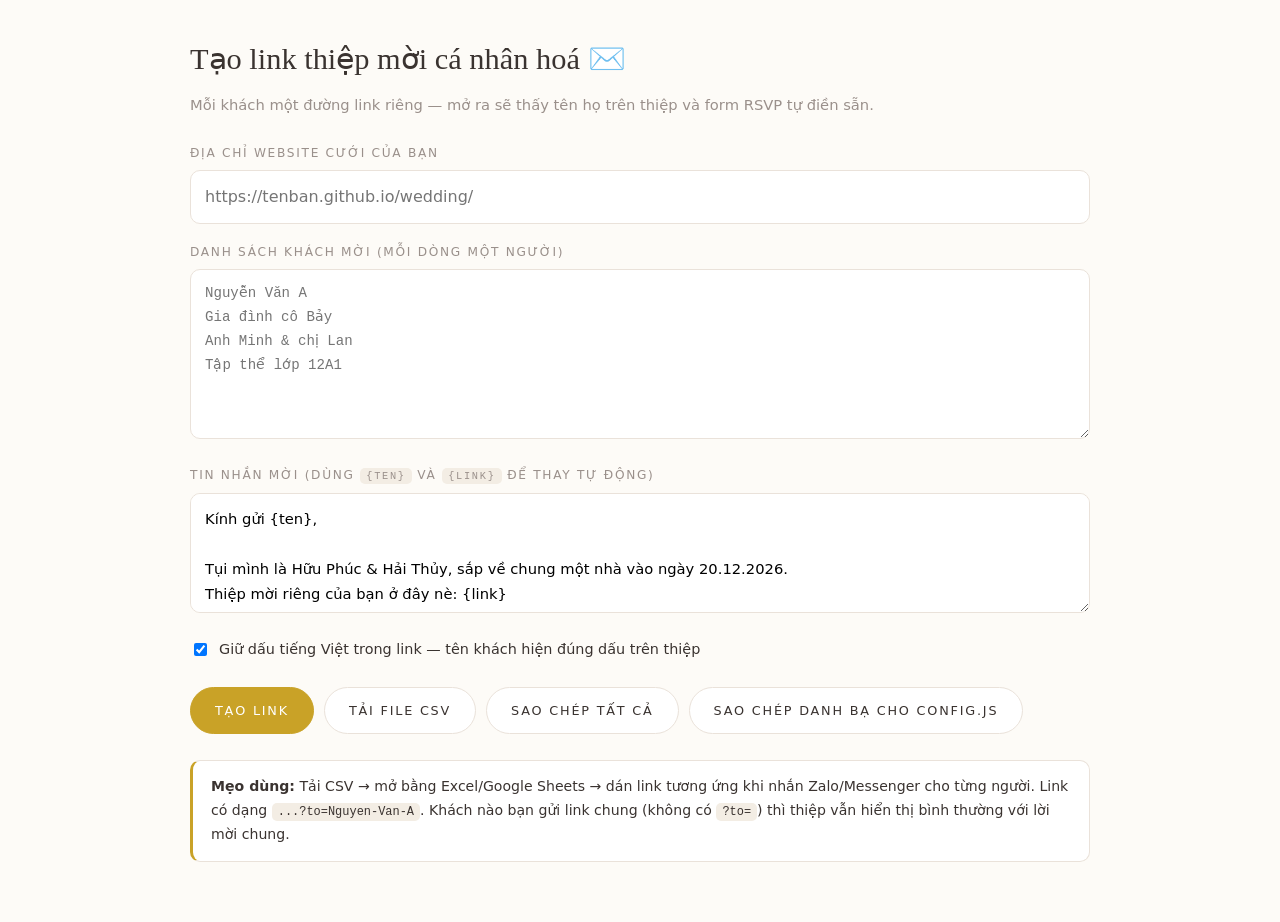
<file: tools/invite-generator.html>
<!DOCTYPE html>
<html lang="vi">
<head>
<meta charset="UTF-8">
<meta name="viewport" content="width=device-width,initial-scale=1">
<title>Tạo link thiệp mời cá nhân</title>
<link rel="icon" href="data:image/svg+xml,<svg xmlns='http://www.w3.org/2000/svg' viewBox='0 0 100 100'><text y='.9em' font-size='90'>✉️</text></svg>">
<style>
  :root{--ink:#3A3330;--muted:#9A908B;--line:#EAE2DA;--gold:#C9A227;--cream:#FDFBF7}
  *{box-sizing:border-box}
  body{margin:0;padding:34px 20px 60px;font-family:'Be Vietnam Pro',system-ui,-apple-system,sans-serif;
       font-weight:300;color:var(--ink);background:var(--cream);line-height:1.7}
  .wrap{max-width:900px;margin:auto}
  h1{font-family:Georgia,serif;font-weight:400;font-size:1.9rem;margin:0 0 6px}
  p.sub{color:var(--muted);margin:0 0 26px;font-size:.92rem}
  label{display:block;font-size:.76rem;letter-spacing:.14em;text-transform:uppercase;color:var(--muted);margin:18px 0 7px}
  input,textarea{width:100%;padding:12px 14px;border:1px solid var(--line);border-radius:10px;background:#fff;font:inherit}
  textarea{resize:vertical;min-height:170px;font-family:ui-monospace,Menlo,Consolas,monospace;font-size:.88rem}
  button{padding:12px 24px;border:1px solid var(--gold);background:var(--gold);color:#fff;border-radius:999px;
         cursor:pointer;font:inherit;font-size:.8rem;letter-spacing:.14em;text-transform:uppercase;margin-top:18px}
  button.ghost{background:#fff;color:var(--ink);border-color:var(--line)}
  table{width:100%;border-collapse:collapse;margin-top:26px;font-size:.9rem;background:#fff;
        border:1px solid var(--line);border-radius:12px;overflow:hidden}
  th,td{padding:11px 13px;text-align:left;border-bottom:1px solid var(--line);vertical-align:top}
  th{background:#F7E7E6;font-weight:500;font-size:.76rem;letter-spacing:.1em;text-transform:uppercase}
  td a{color:var(--gold);word-break:break-all;font-size:.84rem}
  .row{display:flex;gap:10px;flex-wrap:wrap}
  .opt{display:flex;align-items:center;gap:9px;margin-top:16px;text-transform:none;
       letter-spacing:0;color:var(--ink);font-size:.9rem;cursor:pointer}
  .opt input{width:auto}
  .note{background:#fff;border:1px solid var(--line);border-left:3px solid var(--gold);
        border-radius:10px;padding:14px 18px;font-size:.88rem;margin-top:26px}
  code{background:#F3EDE4;padding:2px 6px;border-radius:5px;font-size:.85em}
</style>
</head>
<body>
<div class="wrap">
  <h1>Tạo link thiệp mời cá nhân hoá ✉️</h1>
  <p class="sub">Mỗi khách một đường link riêng — mở ra sẽ thấy tên họ trên thiệp và form RSVP tự điền sẵn.</p>

  <label for="base">Địa chỉ website cưới của bạn</label>
  <input id="base" placeholder="https://tenban.github.io/wedding/">

  <label for="names">Danh sách khách mời (mỗi dòng một người)</label>
  <textarea id="names" placeholder="Nguyễn Văn A
Gia đình cô Bảy
Anh Minh &amp; chị Lan
Tập thể lớp 12A1"></textarea>

  <label for="tpl">Tin nhắn mời (dùng <code>{ten}</code> và <code>{link}</code> để thay tự động)</label>
  <textarea id="tpl" style="min-height:120px;font-family:inherit;font-size:.92rem">Kính gửi {ten},

Tụi mình là Hữu Phúc & Hải Thủy, sắp về chung một nhà vào ngày 20.12.2026.
Thiệp mời riêng của bạn ở đây nè: {link}

Bạn mở ra bấm xác nhận giúp tụi mình để sắp xếp chỗ ngồi chu đáo nhé. Rất mong được gặp bạn!</textarea>

  <label class="opt">
    <input type="checkbox" id="keepAccent" checked>
    Giữ dấu tiếng Việt trong link — tên khách hiện đúng dấu trên thiệp
  </label>

  <div class="row">
    <button id="gen">Tạo link</button>
    <button class="ghost" id="csv">Tải file CSV</button>
    <button class="ghost" id="copyAll">Sao chép tất cả</button>
    <button class="ghost" id="copyBook">Sao chép danh bạ cho config.js</button>
  </div>

  <div id="out"></div>

  <div class="note">
    <b>Mẹo dùng:</b> Tải CSV → mở bằng Excel/Google Sheets → dán link tương ứng khi nhắn Zalo/Messenger cho từng người.
    Link có dạng <code>...?to=Nguyen-Van-A</code>. Khách nào bạn gửi link chung (không có <code>?to=</code>) thì thiệp
    vẫn hiển thị bình thường với lời mời chung.
  </div>
</div>

<script>
// Khoá tra cứu trong config.guests — luôn không dấu, viết thường
function key(s){
  return s.trim().toLowerCase()
    .normalize('NFD').replace(/[̀-ͯ]/g,'')
    .replace(/đ/g,'d')
    .replace(/[^a-z0-9]+/g,'-')
    .replace(/^-|-$/g,'');
}

// Giữ nguyên dấu tiếng Việt để tên hiện đẹp trên thiệp.
// Bỏ tick "Giữ dấu" nếu muốn link ngắn gọn không dấu.
function slug(s){
  var keep = document.getElementById('keepAccent').checked;
  s = s.trim().replace(/[^\p{L}\p{N}\s]/gu,'').replace(/\s+/g,'-');
  if(!keep){
    s = s.normalize('NFD').replace(/[̀-ͯ]/g,'')
         .replace(/đ/g,'d').replace(/Đ/g,'D')
         .replace(/[^a-zA-Z0-9-]/g,'');
  }
  return encodeURIComponent(s);
}
var rows = [];

function build(){
  var base = document.getElementById('base').value.trim();
  if(!base){ alert('Bạn nhập địa chỉ website trước nhé.'); return; }
  if(!/^https?:\/\//.test(base)) base = 'https://' + base;
  if(!/\/$/.test(base) && !/\.html$/.test(base)) base += '/';

  var names = document.getElementById('names').value.split('\n')
    .map(function(s){return s.trim()}).filter(Boolean);
  if(!names.length){ alert('Bạn nhập danh sách khách mời nhé.'); return; }

  var tpl = document.getElementById('tpl').value;
  rows = names.map(function(n){
    var url = base + '?to=' + slug(n);
    return { name:n, url:url, msg: tpl.split('{ten}').join(n).split('{link}').join(url) };
  });

  document.getElementById('out').innerHTML =
    '<table><thead><tr><th style="width:36px">#</th><th style="width:190px">Khách mời</th>' +
    '<th>Link thiệp</th><th style="width:118px">Tin nhắn</th></tr></thead><tbody>' +
    rows.map(function(r,i){
      return '<tr><td>'+(i+1)+'</td><td>'+r.name.replace(/</g,'&lt;')+
             '</td><td><a href="'+r.url+'" target="_blank" rel="noopener">'+r.url+'</a></td>'+
             '<td><button class="ghost" style="margin:0;padding:7px 12px;font-size:.66rem" '+
             'data-msg="'+i+'">Sao chép</button></td></tr>';
    }).join('') + '</tbody></table>';

  document.getElementById('out').onclick = function(e){
    var b = e.target.closest('[data-msg]');
    if(!b) return;
    navigator.clipboard.writeText(rows[+b.dataset.msg].msg).then(function(){
      var old = b.textContent;
      b.textContent = 'Đã chép!';
      setTimeout(function(){ b.textContent = old; }, 1600);
    });
  };
}

document.getElementById('gen').onclick = build;

document.getElementById('csv').onclick = function(){
  if(!rows.length) build();
  if(!rows.length) return;
  var q = function(s){ return '"' + String(s).replace(/"/g,'""') + '"'; };
  var csv = '﻿' + 'STT,Khach moi,Link thiep,Tin nhan,Da gui\n' +
    rows.map(function(r,i){
      return (i+1)+','+q(r.name)+','+q(r.url)+','+q(r.msg)+',';
    }).join('\n');
  var a = document.createElement('a');
  a.href = 'data:text/csv;charset=utf-8,' + encodeURIComponent(csv);
  a.download = 'danh-sach-thiep-moi.csv';
  a.click();
};

// Sinh sẵn khối guests{} để dán vào js/config.js — tên khách luôn hiện đủ dấu,
// kể cả khi link không dấu.
document.getElementById('copyBook').onclick = function(){
  if(!rows.length) build();
  if(!rows.length) return;
  var w = Math.max.apply(null, rows.map(function(r){ return key(r.name).length; })) + 3;
  var txt = '  guests: {\n' +
    rows.map(function(r){
      return "    '" + key(r.name) + "':" +
             ' '.repeat(Math.max(1, w - key(r.name).length)) +
             "{ name: '" + r.name.replace(/'/g,"\\'") + "' },";
    }).join('\n').replace(/,$/,'') + '\n  },';
  navigator.clipboard.writeText(txt).then(function(){
    alert('Đã sao chép danh bạ ' + rows.length + ' khách.\n\n' +
          'Mở js/config.js, tìm mục "6. DANH BẠ KHÁCH MỜI" và thay khối guests cũ bằng đoạn vừa chép.');
  });
};

document.getElementById('copyAll').onclick = function(){
  if(!rows.length) build();
  if(!rows.length) return;
  var txt = rows.map(function(r){ return r.name + '\t' + r.url; }).join('\n');
  navigator.clipboard.writeText(txt).then(function(){ alert('Đã sao chép ' + rows.length + ' dòng!'); });
};
</script>
</body>
</html>
</file>
<file: css/style.css>
/* =========================================================
   WEDDING SITE — pastel / white
   ========================================================= */

:root{
  --blush:#F7E7E6;
  --blush-deep:#EFD3D1;
  --sage:#DDE6DC;
  --sage-deep:#C3D3C2;
  --cream:#FDFBF7;
  --ivory:#FFFFFF;
  --sand:#F3EDE4;
  --gold:#C9A227;
  --gold-soft:#D9BE6A;
  --ink:#3A3330;
  --ink-soft:#6E6460;
  --muted:#9A908B;
  --line:#EAE2DA;
  --shadow:0 18px 44px -24px rgba(58,51,48,.35);
  --shadow-sm:0 8px 20px -14px rgba(58,51,48,.4);
  --r:18px;
  /* ---- CHỈ 2 PHÔNG CHO CẢ BỘ THIỆP ----
     --script : Crimson Text — dành cho tên cô dâu / chú rể, tên khách mời (serif sang trọng).
     --serif  : EB Garamond — tiêu đề, tên cha mẹ, ngày giờ, địa điểm, nội dung.
     --sans   : CỐ Ý trỏ về cùng EB Garamond. Giữ lại tên biến để không phải sửa
                hàng trăm chỗ trong file; ai muốn quay lại 3 phông chỉ cần đổi
                đúng dòng này. Đừng thêm phông thứ ba vào đây. */
  /* PHẢI là phông tải từ Google Fonts (khai báo ở <head> của index.html).
     TUYỆT ĐỐI KHÔNG đặt phông cài sẵn trong máy ở đây — ví dụ Calibri chỉ có
     trên Windows, điện thoại Android/iOS không có nên sẽ rơi về Times mặc định,
     nhìn y như chưa sửa gì. Đổi phông ở đây thì phải sửa link Google Fonts kèm. */
  --script:'Crimson Text',serif;
  --serif:'EB Garamond',Georgia,'Times New Roman',serif;
  --sans:'EB Garamond',Georgia,'Times New Roman',serif;
  --wrap:1200px;
  --wrap-narrow:920px;
}

*,*::before,*::after{box-sizing:border-box}

/* QUAN TRỌNG: thuộc tính hidden phải luôn thắng mọi rule display bên dưới.
   Thiếu dòng này thì lightbox / màn hình mã thiệp sẽ hiện đè lên cả trang. */
[hidden]{display:none!important}

html{scroll-behavior:smooth;-webkit-text-size-adjust:100%}
body{
  /* EB Garamond có chiều cao chữ thường (x-height) nhỏ hơn font sans cũ, nên
     cùng một cỡ px sẽ trông bé hơn — phải nhích cỡ chữ lên cho cân. */
  margin:0;font-family:var(--sans);font-weight:400;
  color:var(--ink);background:var(--cream);
  font-size:1.32rem;line-height:1.66;overflow-x:hidden;
}
body.locked{overflow:hidden}
img{max-width:100%;display:block}
a{color:inherit;text-decoration:none}
button,input,select,textarea{font:inherit;color:inherit}
h1,h2,h3,h4{font-family:var(--serif);font-weight:400;line-height:1.2;margin:0}
.wrap{width:min(100% - 40px,var(--wrap));margin-inline:auto}
.wrap--narrow{width:min(100% - 40px,var(--wrap-narrow))}
.center{text-align:center}
.muted{color:var(--muted)}
.script{font-family:var(--script);font-size:clamp(0.82rem,4.9vw,2.85rem);color:var(--gold);line-height:1.42;font-weight:600}

/* ---------- BUTTONS ---------- */
.btn{
  display:inline-flex;align-items:center;justify-content:center;gap:8px;
  padding:14px 30px;border:1px solid var(--ink);border-radius:999px;
  background:transparent;cursor:pointer;font-size:1rem;font-weight:400;
  letter-spacing:.14em;text-transform:uppercase;
  transition:.35s cubic-bezier(.2,.8,.3,1);
}
.btn:hover{background:var(--ink);color:#fff;transform:translateY(-2px)}
.btn--gold{background:var(--gold);border-color:var(--gold);color:#fff}
.btn--gold:hover{background:#b08e1c;border-color:#b08e1c}
.btn--ghost{border-color:var(--line);color:var(--ink-soft);background:#fff}
.btn--ghost:hover{background:var(--ink);color:#fff;border-color:var(--ink)}
.btn--block{width:100%}
.btn--sm{padding:10px 20px;font-size:.86rem}
.btn:disabled{opacity:.5;cursor:not-allowed;transform:none}

/* ---------- OPENING ---------- */
.opening{
  position:fixed;inset:0;z-index:200;display:grid;place-items:center;
  /* nền do hai cánh rèm bên dưới vẽ, không đặt ở đây */
  transition:visibility .9s;
}
.opening.is-open{visibility:hidden;pointer-events:none;transition-delay:1.25s}
/* Hai cánh rèm ghép lại thành một nền liền mạch, khi mở thì tách sang hai bên.
   MẸO QUAN TRỌNG: mỗi cánh vẽ gradient rộng đúng 100vw rồi neo vào mép trái /
   mép phải màn hình, nên hai nửa luôn khớp nhau tuyệt đối dù bề rộng bao nhiêu.
   Cho mỗi cánh rộng 51% để chúng đè lên nhau 2%, bịt kín khe giữa — nếu hở
   dù chỉ 1px là thấy ngay lát cắt dọc của trang phía sau lọt qua. */
.opening__curtain{
  position:absolute;top:0;bottom:0;width:51%;
  background-image:linear-gradient(160deg,var(--blush) 0%,var(--cream) 45%,var(--sage) 100%);
  background-size:100vw 100%;
  background-repeat:no-repeat;
  transition:transform 1.25s cubic-bezier(.76,0,.24,1);
}
.opening__curtain--l{left:0;background-position:left top}
.opening__curtain--r{right:0;background-position:right top}
.opening.is-open .opening__curtain--l{transform:translateX(-101%)}
.opening.is-open .opening__curtain--r{transform:translateX(101%)}
.opening__inner{
  position:relative;text-align:center;padding:32px;
  animation:fadeUp 1.2s both;
  transition:opacity .4s ease,transform .5s ease;
}
/* BẮT BUỘC có animation:none ở đây.
   fadeUp dùng fill-mode "both" nên nó ghim opacity:1 vĩnh viễn, mà animation
   luôn thắng transition trong CSS — thiếu dòng này thì khối chữ không chịu mờ
   đi, dẫn tới chữ màn hình mở thiệp chồng lên chữ trang chính lúc vén rèm. */
.opening.is-open .opening__inner{
  animation:none;
  opacity:0;
  transform:scale(.94);
}
.opening__to{font-size:.88rem;letter-spacing:.32em;text-transform:uppercase;color:var(--muted);margin:0 0 6px}
/* Tên cô dâu & chú rể: Crimson Text serif */
.opening__names{font-family:var(--script);font-size:clamp(2.05rem,7.8vw,3.5rem);line-height:1.32;margin-bottom:10px;color:var(--ink);font-weight:600}
.opening__date{color:var(--ink-soft);margin:0 0 30px;font-size:1.12rem}

.monogram{
  display:block;width:78px;height:78px;margin:0 auto 20px;
}
.monogram--lg{width:104px;height:104px;margin-bottom:24px}
.monogram .mono__arc{
  stroke-dasharray:150;stroke-dashoffset:150;
}
.monogram .mono__leaves,.monogram .mono__txt{opacity:0}
.monogram.is-drawn .mono__arc{animation:monoDraw 1.5s cubic-bezier(.4,0,.2,1) forwards}
.monogram.is-drawn .mono__leaves{animation:monoFade .9s ease .95s forwards}
.monogram.is-drawn .mono__txt{animation:monoFade .9s ease 1.25s forwards}
@keyframes monoDraw{to{stroke-dashoffset:0}}
@keyframes monoFade{to{opacity:1}}
@media (prefers-reduced-motion:reduce){
  .monogram .mono__arc{stroke-dashoffset:0}
  .monogram .mono__leaves,.monogram .mono__txt{opacity:1}
  .monogram.is-drawn *{animation:none!important}
}

/* ---------- GATE ---------- */
.gate{position:fixed;inset:0;z-index:210;display:grid;place-items:center;background:var(--cream)}
.gate__box{text-align:center;max-width:360px;padding:30px}
.gate__box h2{font-size:1.8rem;margin-bottom:8px}
.gate__box p{color:var(--ink-soft);font-size:.9rem}
.gate__box input{
  width:100%;text-align:center;font-size:1.6rem;letter-spacing:.5em;
  padding:14px;border:1px solid var(--line);border-radius:12px;margin:18px 0;background:#fff;
}
.gate__err{color:#c0392b;font-size:.85rem;min-height:22px}

/* ---------- MUSIC ---------- */
.music-toggle{
  position:fixed;right:18px;bottom:18px;z-index:120;
  width:50px;height:50px;border-radius:50%;border:1px solid var(--line);
  background:#fff;box-shadow:var(--shadow-sm);cursor:pointer;
  display:grid;place-items:center;transition:.3s;
}
.music-toggle:hover{transform:scale(1.08)}
.music-toggle__icon{font-size:20px;color:var(--gold)}
.music-toggle__bars{display:none;gap:3px;align-items:flex-end;height:18px}
.music-toggle__bars i{width:3px;background:var(--gold);border-radius:2px;animation:eq .9s ease-in-out infinite}
.music-toggle__bars i:nth-child(2){animation-delay:.25s}
.music-toggle__bars i:nth-child(3){animation-delay:.5s}
.music-toggle.is-playing .music-toggle__icon{display:none}
.music-toggle.is-playing .music-toggle__bars{display:flex}
@keyframes eq{0%,100%{height:5px}50%{height:18px}}

/* ---------- NAV ---------- */
.nav{
  position:fixed;top:0;left:0;right:0;z-index:100;
  display:flex;align-items:center;justify-content:space-between;
  padding:16px 24px;transition:.4s;
}
.nav.is-stuck{background:rgba(253,251,247,.92);backdrop-filter:blur(12px);box-shadow:0 1px 0 var(--line);padding:10px 24px}
.nav__brand{font-family:var(--script);font-size:1.52rem;color:var(--gold);opacity:0;transition:.4s;line-height:1.2;font-weight:600}
.nav.is-stuck .nav__brand{opacity:1}
.nav__list{display:flex;gap:26px;list-style:none;margin:0;padding:0}
.nav__list a{font-size:.9rem;letter-spacing:.1em;text-transform:uppercase;color:var(--ink-soft);position:relative;padding:4px 0}
.nav__list a::after{content:'';position:absolute;left:0;bottom:0;width:0;height:1px;background:var(--gold);transition:.3s}
.nav__list a:hover::after,.nav__list a.is-active::after{width:100%}
.nav__burger{display:none;flex-direction:column;gap:5px;background:none;border:0;padding:8px;cursor:pointer}
.nav__burger span{width:22px;height:1.5px;background:var(--ink);transition:.3s}
.nav__burger.is-open span:nth-child(1){transform:translateY(6.5px) rotate(45deg)}
.nav__burger.is-open span:nth-child(2){opacity:0}
.nav__burger.is-open span:nth-child(3){transform:translateY(-6.5px) rotate(-45deg)}

/* ---------- HERO ---------- */
.hero{position:relative;min-height:100svh;display:grid;place-items:center;text-align:center;overflow:hidden;padding:110px 20px 90px}
.hero__bg{
  position:absolute;inset:0;
  background:
    radial-gradient(900px 620px at 18% 8%,var(--blush) 0%,transparent 62%),
    radial-gradient(760px 560px at 88% 82%,var(--sage) 0%,transparent 60%),
    linear-gradient(180deg,#fff 0%,var(--cream) 100%);
}
.hero__bg::after{
  content:'';position:absolute;inset:0;
  background-image:radial-gradient(var(--line) 1px,transparent 1px);
  background-size:26px 26px;opacity:.5;
}
/* Ảnh nền zoom chậm kiểu Ken Burns */
.hero__photo{
  position:absolute;inset:0;background-size:cover;background-position:center;
  opacity:0;transition:opacity 1.6s ease;
  will-change:transform;
}
.hero__photo.is-ready{opacity:1;animation:kenBurns 26s ease-in-out infinite alternate}
@keyframes kenBurns{
  from{transform:scale(1.02) translate3d(0,0,0)}
  to{transform:scale(1.13) translate3d(-1.4%,-1.8%,0)}
}
/* lớp sáng phủ lên ảnh để chữ luôn đọc được */
.hero__scrim{
  position:absolute;inset:0;
  background:
    radial-gradient(64% 52% at 50% 46%,rgba(255,253,249,.82) 0%,rgba(255,253,249,.45) 55%,transparent 100%),
    linear-gradient(180deg,rgba(255,253,249,.55) 0%,transparent 26%,transparent 72%,var(--cream) 100%);
}
.hero__content{position:relative;z-index:2}
/* tên hiện dần từng chữ cái */
.hero__names .ch{
  display:inline-block;opacity:0;transform:translateY(24px) rotate(2deg);
  animation:chIn .85s cubic-bezier(.2,.8,.3,1) forwards;
}
.hero__names .ch--space{width:.22em;opacity:1;animation:none}
@media (prefers-reduced-motion:reduce){
  .hero__photo.is-ready{animation:none}
  .hero__names .ch{animation:none;opacity:1;transform:none}
}
@keyframes chIn{to{opacity:1;transform:none}}
.hero__tagline{font-size:.88rem;letter-spacing:.4em;text-transform:uppercase;color:var(--muted);margin:0 0 20px;
  animation:fadeUp .9s .15s both}
.hero__rule,.hero__date,.hero__lunar,.countdown,.hero__cta{animation:fadeUp 1s both}
.hero__rule{animation-delay:1.05s}
.hero__date{animation-delay:1.2s}
.hero__lunar{animation-delay:1.3s}
.countdown{animation-delay:1.45s}
.hero__cta{animation-delay:1.6s}
.hero__names{font-family:var(--script);font-size:clamp(1.45rem,9.4vw,5.2rem);line-height:1.26;display:flex;flex-wrap:wrap;gap:0 20px;justify-content:center;align-items:center;font-weight:300}
.hero__amp{font-family:var(--script);color:var(--gold);font-size:.87em;line-height:1;font-weight:600}
.hero__rule{display:flex;align-items:center;justify-content:center;gap:14px;margin:22px 0 14px}
.hero__rule i{width:clamp(40px,12vw,90px);height:1px;background:var(--line)}
.hero__rule span{color:var(--gold-soft);font-size:1.05rem}
.hero__date{font-size:clamp(1.2rem,2.8vw,1.42rem);letter-spacing:.05em;color:var(--ink-soft);margin:0}
.hero__lunar{font-size:1rem;color:var(--muted);font-style:italic;margin:4px 0 0}
.hero__cta{display:flex;gap:12px;justify-content:center;flex-wrap:wrap;margin-top:34px}
/* .hero__scroll (con trỏ cuộn hình viên thuốc) đã gỡ khỏi HTML theo yêu cầu. */

/* ---------- COUNTDOWN ---------- */
.countdown{display:flex;gap:10px;justify-content:center;flex-wrap:wrap;margin-top:34px}
.countdown__cell{
  min-width:86px;padding:16px 10px;background:rgba(255,255,255,.75);
  border:1px solid var(--line);border-radius:14px;backdrop-filter:blur(6px);
}
.countdown__cell b{display:block;font-family:var(--serif);font-size:2.3rem;font-weight:500;line-height:1;color:var(--ink)}
.countdown__cell span{font-size:.82rem;letter-spacing:.17em;text-transform:uppercase;color:var(--muted)}

/* ---------- SECTION ---------- */
.section{padding:clamp(48px,6vw,76px) 0}
.section--tint{background:linear-gradient(180deg,#fff 0%,var(--sand) 100%)}
.sec-head{text-align:center;margin-bottom:clamp(28px,4vw,44px)}
.sec-head__eyebrow{font-size:.88rem;letter-spacing:.34em;text-transform:uppercase;color:var(--gold);margin:0 0 10px}
.sec-head__title{font-size:clamp(2.3rem,5.6vw,3.4rem)}
.sec-head__title::after{content:'';display:block;width:54px;height:1px;background:var(--gold-soft);margin:14px auto 0}
.sec-head__sub{color:var(--ink-soft);font-size:1.18rem;max-width:640px;margin:14px auto 0}

.card{background:#fff;border:1px solid var(--line);border-radius:var(--r);box-shadow:var(--shadow)}

/* ---------- INVITE ---------- */
.invite{padding:clamp(44px,6vw,72px) 0;background:#fff}
.lead{color:var(--ink-soft);max-width:660px;margin:14px auto 0;font-size:1.2rem}

/* ---------- THIỆP MỜI: PHONG BÌ + THIỆP GẬP BA ----------
   LƯU Ý 1: .envelope dùng transform-style:preserve-3d, mà trong ngữ cảnh 3D
   trình duyệt BỎ QUA z-index — thứ tự xếp lớp do toạ độ Z quyết định. Nên các
   lớp của phong bì đều xếp bằng translateZ.
   LƯU Ý 2: tấm thiệp nằm NGOÀI .envelope (là anh em, không phải con) để nó
   trải dài xuống hết khung mà không bị phong bì cắt mất.                    */
.svg-defs{position:absolute;pointer-events:none}

/* CHIỀU CAO KHUNG PHẢI ĐỔI THEO TRẠNG THÁI.
   Lúc ĐÓNG chỉ cần vừa đúng cái phong bì (phong bì neo vào ĐÁY khung, nên khung
   thừa bao nhiêu là chừa khoảng trắng phía trên bấy nhiêu — trước đây khung cao
   900px mà phong bì chỉ 280px nên trắng hơn 500px ở trên).
   Lúc MỞ mới nở ra cho vừa tấm thiệp. */
.env-stage{
  position:relative;height:370px;margin:0 auto;
  perspective:1700px;perspective-origin:50% 42%;
  transition:height .6s ease;
}
/* Thiệp rút ra xong thì khung co lại vừa đúng tấm thiệp, không chừa khoảng trống.
   LƯU Ý: nhịp mở chậm rãi đặt ở các rule .is-open; rule gốc giữ nhịp nhanh để
   lúc ĐÓNG thiệp lại mọi thứ thu về ngay, khách không phải chờ. */
.env-stage.is-open{height:690px;transition:height 1.4s cubic-bezier(.3,.85,.25,1) 1.7s}

/* ---- PHONG BÌ ---- */
.envelope{
  position:absolute;left:50%;bottom:40px;z-index:1;
  width:min(392px,84vw);aspect-ratio:7/5;
  transform:translateX(-50%);transform-style:preserve-3d;
  cursor:pointer;-webkit-tap-highlight-color:transparent;
  transition:transform .55s cubic-bezier(.22,.9,.24,1),opacity .45s ease;
}
.envelope:focus-visible{outline:2px solid var(--gold);outline-offset:16px;border-radius:10px}
/* Lấy thiệp ra rồi thì cất phong bì đi, nhường chỗ cho tấm thiệp trải xuống */
.env-stage.is-open .envelope{
  transform:translateX(-50%) translateY(46px);opacity:0;pointer-events:none;
  transition:transform 1.1s cubic-bezier(.22,.9,.24,1) 2.9s,opacity .9s ease 3s;
}

.env__back{
  position:absolute;inset:0;border-radius:5px;transform:translateZ(0);
  background:
    linear-gradient(180deg,rgba(150,120,95,.22),transparent 34%),
    linear-gradient(158deg,#F7EDE7 0%,#EEDFD1 100%);
  box-shadow:0 30px 56px -32px rgba(58,51,48,.55);
}
.env__front{
  position:absolute;inset:0;border-radius:5px;transform:translateZ(8px);
  clip-path:polygon(0 0,50% 47%,100% 0,100% 100%,0 100%);
  background:linear-gradient(168deg,#FCF6F1 0%,#F2E7DB 52%,#EADBCB 100%);
}
.env__front::after{
  content:'';position:absolute;inset:0;clip-path:inherit;
  background:
    linear-gradient(180deg,rgba(255,255,255,.6),transparent 34%),
    linear-gradient(200deg,transparent 62%,rgba(160,128,96,.12));
}
.env__flap{
  position:absolute;left:0;right:0;top:0;height:57%;
  transform-origin:top center;transform-style:preserve-3d;
  transform:rotateX(0deg) translateZ(9px);
  transition:transform .7s cubic-bezier(.4,0,.2,1);
  will-change:transform;
}
/* Mở nắp như tay người: ngập ngừng lúc bửa nắp, rồi ngả ra và hạ xuống thật êm */
.env-stage.is-open .env__flap{
  transform:rotateX(-176deg) translateZ(9px);
  transition:transform 1.7s cubic-bezier(.62,.02,.24,1) .35s;
}
.env__face{position:absolute;inset:0;backface-visibility:hidden}
.env__face--out{
  clip-path:polygon(0 0,100% 0,50% 100%);
  background:linear-gradient(172deg,#FCF5EE 0%,#EDDFD0 100%);
  box-shadow:0 2px 6px rgba(150,120,95,.16);
}
.env__face--in{
  transform:rotateX(180deg);
  clip-path:polygon(0 100%,100% 100%,50% 0);
  background-color:#F6E8E6;
  background-image:url("data:image/svg+xml,%3Csvg xmlns='http://www.w3.org/2000/svg' width='44' height='44' viewBox='0 0 44 44'%3E%3Cg fill='none' stroke='%23C9A227' stroke-width='.9' opacity='.4'%3E%3Cpath d='M22 5c5 6 5 11 0 17-5-6-5-11 0-17z'/%3E%3Cpath d='M5 22c6-5 11-5 17 0-6 5-11 5-17 0z'/%3E%3Cpath d='M39 22c-6-5-11-5-17 0 6 5 11 5 17 0z'/%3E%3Cpath d='M22 39c-5-6-5-11 0-17 5 6 5 11 0 17z'/%3E%3Ccircle cx='22' cy='22' r='1.6' fill='%23C9A227' stroke='none'/%3E%3C/g%3E%3C/svg%3E");
  background-size:44px 44px;
}
.env__seal{
  position:absolute;left:50%;top:47%;
  width:64px;height:64px;margin:-32px 0 0 -32px;border-radius:50%;
  transform:translateZ(13px);
  background:radial-gradient(circle at 33% 28%,#E0BA62 0%,#C39A33 38%,#A17818 66%,#7E5C11 100%);
  box-shadow:0 8px 16px -7px rgba(58,51,48,.7),
             inset 0 1px 3px rgba(255,248,226,.55),
             inset 0 -3px 6px rgba(90,64,10,.5);
  transition:transform .5s cubic-bezier(.4,.1,.3,1),opacity .4s ease;
}
.env__seal svg{width:100%;height:100%;display:block}
/* Dấu si tách ra và rơi xuống trước, rồi nắp thiệp mới mở */
.env-stage.is-open .env__seal{
  transform:translateZ(13px) translateY(190px) rotate(58deg) scale(.42);opacity:0;
  transition:transform .95s cubic-bezier(.45,.02,.55,1),opacity .7s ease .18s;
}

/* ---- TẤM THIỆP MỘT MẶT ----
   Bố cục theo thiệp cưới in thật: hai họ trên cùng, rồi tên cô dâu chú rể,
   nhẫn đôi, lời mời khách, giờ giấc và địa điểm, câu kết ở đáy.
   Tỉ lệ 350/545 — dáng dọc giống thiệp giấy.                              */
.env__card{
  position:absolute;left:50%;top:30px;
  width:min(350px,86vw);aspect-ratio:350/620;
  border-radius:3px;overflow:hidden;
  background:radial-gradient(120% 90% at 50% 0%,#FFFFFF 0%,#FFFCF6 52%,#FAF3E7 100%);
  box-shadow:0 12px 30px -20px rgba(58,51,48,.6);
  /* Lúc đóng thiệp nằm SAU phong bì (z-index 0 < 1) và bị nén lại cho lọt
     vào trong; lúc mở mới trồi lên và ra trước. Chỉ animate transform nên
     chạy bằng GPU, không phải tính lại layout. */
  z-index:0;
  /* VỊ TRÍ LÚC ĐÓNG — phải nằm gọn TRONG lòng phong bì, không thò ra ngoài.
     Cách tính (desktop): thiệp cao 620px, mép dưới ở 650px (top 30 + 620).
     Nén còn 38% ⇒ cao 236px, mép trên lên 414px. Đẩy lên 330px ⇒ nằm ở 84→320px.
     Phong bì lúc này chiếm 50→330px �⇒ thiệp lọt trọn bên trong. Đổi chiều cao
     khung hay tỉ lệ thiệp thì phải tính lại ba số này. */
  transform-origin:bottom center;
  transform:translate(-50%,-330px) rotateX(4deg) scale(.94,.38);
  transition:transform .7s cubic-bezier(.4,0,.2,1),box-shadow .7s ease,z-index 0s .65s;
  will-change:transform;
}
/* Rút thiệp ra chậm rãi như tay kéo: khởi động nhẹ, trượt lên rồi dừng êm */
.env-stage.is-open .env__card{
  z-index:5;
  transform:translate(-50%,0) rotateX(0deg) scale(1);
  box-shadow:0 44px 74px -34px rgba(58,51,48,.6);
  transition:transform 1.8s cubic-bezier(.32,.04,.2,1) 1.7s,
             box-shadow 1.8s ease 1.7s,
             z-index 0s 1.65s;
}
/* vân giấy + ánh sáng chéo rất nhẹ */
.env__card::after{
  content:'';position:absolute;inset:0;pointer-events:none;
  background:
    linear-gradient(118deg,rgba(255,255,255,.5) 0%,transparent 38%,rgba(196,170,132,.09) 100%),
    url("data:image/svg+xml,%3Csvg xmlns='http://www.w3.org/2000/svg' width='120' height='120'%3E%3Cfilter id='n'%3E%3CfeTurbulence type='fractalNoise' baseFrequency='.85' numOctaves='3'/%3E%3C/filter%3E%3Crect width='120' height='120' filter='url(%23n)' opacity='.045'/%3E%3C/svg%3E");
}

.ecard{position:absolute;inset:0}
.ecard::before{content:'';position:absolute;inset:13px;border:1px solid rgba(201,162,39,.32)}
.ecard::after{content:'';position:absolute;inset:18px;border:1px solid rgba(201,162,39,.16)}

.ecard__orn{position:absolute;width:clamp(44px,13vw,56px);height:auto;opacity:0;
  transition:opacity .4s ease}
.env-stage.is-open .ecard__orn{opacity:.95;transition:opacity 1s ease 3.3s}
.ecard__orn--tl{top:8px;left:8px}
.ecard__orn--tr{top:8px;right:8px;transform:scaleX(-1)}
.ecard__orn--bl{bottom:8px;left:8px;transform:scaleY(-1)}
.ecard__orn--br{bottom:8px;right:8px;transform:scale(-1,-1)}

.ecard__body{
  position:absolute;inset:0;
  display:flex;flex-direction:column;align-items:center;justify-content:center;
  text-align:center;padding:26px 22px;
}
.ecard__body > *{
  opacity:0;transform:translateY(10px);flex-shrink:0;
  transition:opacity .65s ease,transform .65s cubic-bezier(.2,.8,.3,1);
}
/* Chữ trên thiệp chỉ hiện sau khi thiệp đã rút ra xong (~3.3s), lần lượt từng dòng */
.env-stage.is-open .ecard__body > *{opacity:1;transform:none}
.env-stage.is-open .ecard__body > *:nth-child(1){transition-delay:3.30s}
.env-stage.is-open .ecard__body > *:nth-child(2){transition-delay:3.39s}
.env-stage.is-open .ecard__body > *:nth-child(3){transition-delay:3.48s}
.env-stage.is-open .ecard__body > *:nth-child(4){transition-delay:3.57s}
.env-stage.is-open .ecard__body > *:nth-child(5){transition-delay:3.66s}
.env-stage.is-open .ecard__body > *:nth-child(6){transition-delay:3.75s}
.env-stage.is-open .ecard__body > *:nth-child(7){transition-delay:3.84s}
.env-stage.is-open .ecard__body > *:nth-child(8){transition-delay:3.93s}
.env-stage.is-open .ecard__body > *:nth-child(9){transition-delay:4.02s}
.env-stage.is-open .ecard__body > *:nth-child(10){transition-delay:4.11s}
.env-stage.is-open .ecard__body > *:nth-child(11){transition-delay:4.20s}
.env-stage.is-open .ecard__body > *:nth-child(12){transition-delay:4.29s}
.env-stage.is-open .ecard__body > *:nth-child(13){transition-delay:4.38s}

.ecard__sprig{width:68px;height:auto;margin-bottom:7px;opacity:.95}
.ecard__rings{width:54px;height:auto;margin:8px 0 1px}
.ecard__divider{width:138px;height:auto;margin:7px 0 8px}

/* --- hai họ --- */
.ec-fams{display:flex;align-items:flex-start;gap:9px;width:100%}
.ec-fams > div{flex:1;min-width:0}
.ec-fams__div{width:1px;align-self:stretch;background:rgba(201,162,39,.28)}
.ec-fams h4{
  font-family:var(--sans);font-size:.5rem;letter-spacing:.2em;text-transform:uppercase;
  color:#A8801B;margin:0 0 3px;font-weight:400;
}
.ec-fams p{margin:0;font-family:var(--serif);font-size:.76rem;color:var(--ink);
  line-height:1.38;white-space:pre-line}
.ec-fams small{display:block;margin-top:2px;font-size:.49rem;color:var(--muted);line-height:1.32}

.ec-announce{
  margin:9px 0 0;font-size:.52rem;letter-spacing:.13em;text-transform:uppercase;
  color:var(--ink-soft);line-height:1.45;
}

/* --- cô dâu chú rể --- */
.ec-couple{display:flex;align-items:center;justify-content:center;gap:10px;width:100%;margin-top:7px}
.ec-couple > div{flex:1;min-width:0}
.ec-couple__title{display:block;font-size:.5rem;letter-spacing:.18em;
  text-transform:uppercase;color:#A8801B;margin-bottom:1px}
.ec-couple__name{
  display:block;font-family:var(--serif);font-weight:500;
  font-size:.9rem;letter-spacing:.03em;color:var(--ink);line-height:1.24;
}
.ec-couple__amp{font-family:var(--script);font-size:1.58rem;color:var(--gold);line-height:1;flex-shrink:0;font-weight:600}

/* --- lời mời khách --- */
.ec-eyebrow{margin:6px 0 0;font-size:.55rem;letter-spacing:.3em;
  text-transform:uppercase;color:var(--muted)}
.ec-guest{
  margin:5px 0 0;padding:0 4px;
  font-family:var(--script);font-size:clamp(1.58rem,6.3vw,1.98rem);font-weight:600;
  line-height:1.25;text-wrap:balance;
  background:linear-gradient(112deg,#C9A227 0%,#8E6E15 22%,#E6D096 48%,#9A7718 74%,#C9A227 100%);
  -webkit-background-clip:text;background-clip:text;
  -webkit-text-fill-color:transparent;color:#A8801B;
}
@supports not (-webkit-background-clip:text){ .ec-guest{color:#A8801B} }
.ec-line{margin:4px 0 0;font-size:.63rem;color:var(--ink-soft);line-height:1.55;max-width:27ch}

/* --- giờ giấc, địa điểm --- */
.ec-when{margin:0;font-size:.72rem;letter-spacing:.06em;color:#A8801B;
  font-variant-numeric:tabular-nums}
.ec-lunar{margin:2px 0 0;font-size:.56rem;font-style:italic;color:var(--muted)}
.ec-at{margin:7px 0 0;font-size:.5rem;letter-spacing:.24em;text-transform:uppercase;color:var(--muted)}
.ec-venue{margin:2px 0 0;font-family:var(--serif);font-size:.86rem;color:var(--ink);
  line-height:1.35;white-space:pre-line}
.ec-note{margin:9px 0 0;font-size:.57rem;font-style:italic;color:var(--muted);line-height:1.55}

.env-hint{
  position:absolute;left:0;right:0;bottom:2px;margin:0;text-align:center;
  font-size:.68rem;letter-spacing:.26em;text-transform:uppercase;color:var(--muted);
  transition:opacity .5s;animation:hintPulse 2.8s ease-in-out infinite;
}
.env-stage.is-open .env-hint{opacity:0;animation:none}
@keyframes hintPulse{0%,100%{opacity:.5}50%{opacity:1}}

.env-actions{display:flex;gap:10px;justify-content:center;flex-wrap:wrap;margin-top:10px}

/* ---------- MÀN HÌNH HẸP ----------
   Tính bằng vw để phong bì, tấm thiệp và chiều cao khung luôn tự khớp nhau:
     phong bì cao  = 84vw * 5/7          = 60vw
     thiệp cao     = 86vw * 545/350      ≈ 134vw                            */
/* ---------- MÀN HÌNH HẸP: HÌNH HỌC TÍNH TOÀN BẰNG vw ----------
   QUAN TRỌNG: ở đây bỏ hết giới hạn px (min(392px,84vw)...) và dùng vw thuần.
   Nếu để giới hạn px, trên máy rộng hơn ~400px bề ngang sẽ bị "kẹp" lại còn số
   px cố định, trong khi các phép đẩy/nén bên dưới vẫn tính theo vw ⇒ lệch nhau,
   tấm thiệp thò hẳn ra ngoài phong bì.

   Bảng số (đơn vị vw):
     phong bì : rộng 84, cao 84×5/7 = 60, cách đáy 5  ⇒ nằm ở 11 → 71
     khung đóng: 76  (vừa đủ phong bì + chỗ cho dòng chữ gợi ý)
     thiệp    : rộng 93, cao 93×690/350 = 183.3, top 8 ⇒ mép dưới 191.3
     thiệp đóng: nén 30% ⇒ cao 55, mép trên 136.3; đẩy lên 122 ⇒ 14.3 → 69.3
                 (lọt trong phong bì 11 → 71 ✓)
     khung mở : 197  (đủ cho mép dưới thiệp 191.3 + dòng chữ)                */
@media (max-width:560px){
  .env-stage{height:76vw}
  .env-stage.is-open{height:197vw}
  .envelope{width:84vw;bottom:5vw}
  .env__card{
    top:8vw;
    width:93vw;aspect-ratio:350/690;
    /* scaleX .86 chứ không phải .94: 93vw × .94 = 87vw > 84vw của phong bì,
       để .94 là hai mép thiệp thò ra hai bên phong bì. */
    transform:translate(-50%,-122vw) rotateX(4deg) scale(.86,.30);
  }
  .env-stage.is-open .env__card{transform:translate(-50%,0) rotateX(0deg) scale(1)}
  .env__seal{width:56px;height:56px;margin:-28px 0 0 -28px}
  .ecard__body{padding:5.5vw 4.6vw}
  /* Bỏ max-width px ở đây luôn — tấm thiệp giờ rộng theo vw, hoa văn mà bị kẹp
     lại số px cố định sẽ teo đi so với thiệp trên máy màn rộng. */
  .ecard__sprig{width:17vw;margin-bottom:1.8vw}
  .ecard__rings{width:14vw}
  .ecard__divider{width:36vw}

  /* --- Chữ trên thiệp: phóng to theo bề ngang máy cho dễ đọc --- */
  .ec-fams h4{font-size:2.6vw}
  .ec-fams p{font-size:3.75vw}
  .ec-fams small{font-size:2.55vw}
  .ec-announce{font-size:2.75vw;letter-spacing:.1em}
  .ec-couple__title{font-size:2.6vw}
  .ec-couple__name{font-size:4.4vw}
  .ec-eyebrow{font-size:2.85vw}
  .ec-guest{font-size:8vw}
  .ec-couple__amp{font-size:7.8vw}
  .ec-line{font-size:3.25vw;max-width:30ch}
  .ec-when{font-size:3.6vw}
  .ec-lunar{font-size:2.95vw}
  .ec-at{font-size:2.6vw}
  .ec-venue{font-size:4.2vw}
  .ec-note{font-size:2.95vw}
  .env-hint{font-size:3.2vw}
  .ecard__orn{width:13vw}
}

@media (prefers-reduced-motion:reduce){
  .env__flap,.env__card,.env__seal,.envelope,.fold,.pnl__in > *{
    transition-duration:.01ms!important;transition-delay:0s!important
  }
  .env-hint{animation:none}
}

/* ---------- COUPLE ---------- */
.couple{display:grid;grid-template-columns:1fr auto 1fr;gap:34px;align-items:start}
.person{text-align:center}
.person__photo{
  width:min(260px,72vw);aspect-ratio:3/4;margin:0 auto 20px;border-radius:200px 200px 16px 16px;
  overflow:hidden;background:linear-gradient(160deg,var(--blush),var(--sage));
  box-shadow:var(--shadow);position:relative;
}
.person__photo img{width:100%;height:100%;object-fit:cover}
.person__photo::after{content:'';position:absolute;inset:8px;border:1px solid rgba(255,255,255,.55);border-radius:190px 190px 10px 10px;pointer-events:none}
.person__role{font-size:.86rem;letter-spacing:.28em;text-transform:uppercase;color:var(--gold);margin:0 0 4px}
.person__name{font-size:2.1rem;margin-bottom:8px}
.person__bio{color:var(--ink-soft);font-size:1.16rem;max-width:360px;margin:0 auto}
.couple__heart{align-self:center;font-family:var(--script);font-size:3.35rem;line-height:1;color:var(--gold-soft);padding-top:110px;font-weight:600}

/* ---------- CHUYỆN CHÚNG MÌNH — cuộn phim ----------
   Cột ảnh dính lại giữa màn hình, đổi ảnh theo mốc khi khách cuộn.
   Màn hình hẹp thì bỏ dính, mỗi mốc kèm ảnh riêng bên dưới.        */
.storyline{
  display:grid;grid-template-columns:minmax(0,1fr) minmax(0,1fr);
  gap:clamp(28px,5vw,64px);align-items:start;
}
.storyline__media{
  position:sticky;top:calc(50vh - 33%);
  aspect-ratio:4/5;border-radius:var(--r);overflow:hidden;
  background:linear-gradient(160deg,var(--blush),var(--sage));
  box-shadow:var(--shadow);
}
.storyline__media::after{
  content:'';position:absolute;inset:0;pointer-events:none;
  box-shadow:inset 0 0 0 1px rgba(255,255,255,.5);border-radius:inherit;
}
.storyline__frame{
  position:absolute;inset:0;opacity:0;
  transition:opacity .85s ease,transform 1.3s cubic-bezier(.2,.8,.3,1);
  transform:scale(1.08);
}
.storyline__frame.is-on{opacity:1;transform:scale(1)}
.storyline__frame img{width:100%;height:100%;object-fit:cover}

.storyline__steps{margin:0;padding:0;list-style:none}
.story-step{
  min-height:58vh;display:flex;flex-direction:column;justify-content:center;
  padding:22px 0;
}
.story-step__photo{display:none}
.story-step__date{
  font-size:.82rem;letter-spacing:.28em;text-transform:uppercase;color:var(--gold);
  margin:0 0 10px;display:flex;align-items:center;gap:12px;
}
.story-step__date::after{content:'';flex:1;height:1px;background:var(--line);max-width:80px}
.story-step__title{font-size:clamp(1.72rem,4vw,2.35rem);margin-bottom:12px;text-wrap:balance}
.story-step__text{margin:0;color:var(--ink-soft);font-size:1.24rem;line-height:1.76;max-width:46ch}
.story-step__num{
  display:block;font-family:var(--serif);font-size:1.06rem;color:var(--muted);
  margin-top:18px;font-variant-numeric:tabular-nums;
}
/* mốc chưa tới thì mờ đi, mốc đang xem thì rõ */
.story-step{opacity:.34;transition:opacity .6s ease}
.story-step.is-on{opacity:1}

@media (max-width:860px){
  .storyline{grid-template-columns:1fr;gap:0}
  .storyline__media{display:none}
  .story-step{min-height:0;opacity:1;padding:0 0 42px}
  .story-step__photo{
    display:block;margin-bottom:18px;border-radius:var(--r);overflow:hidden;
    aspect-ratio:4/3;background:linear-gradient(160deg,var(--blush),var(--sage));
    box-shadow:var(--shadow-sm);
  }
  .story-step__photo img{width:100%;height:100%;object-fit:cover}
  .story-step__text{max-width:none}
}
@media (prefers-reduced-motion:reduce){
  .storyline__frame{transition:none}
  .story-step{opacity:1}
}

/* ---------- EVENTS ---------- */
.events{display:grid;grid-template-columns:repeat(auto-fit,minmax(272px,1fr));gap:22px;margin-bottom:46px}
.event{background:#fff;border:1px solid var(--line);border-radius:var(--r);padding:34px 26px;text-align:center;box-shadow:var(--shadow-sm);transition:.4s}
.event:hover{transform:translateY(-6px);box-shadow:var(--shadow)}
.event__icon{font-size:34px;margin-bottom:12px}
.event__name{font-size:1.8rem;margin-bottom:8px}
.event__time{font-size:1.1rem;color:var(--gold);letter-spacing:.06em;margin:0 0 12px}
.event__venue{font-family:var(--serif);font-size:1.4rem;margin:0}
.event__addr{color:var(--muted);font-size:1.06rem;margin:4px 0 14px}
.event__actions{display:flex;gap:8px;justify-content:center;flex-wrap:wrap}
.event__actions .btn{flex:0 1 auto}
.event__note{
  margin:0 0 16px;padding:10px 14px;border-radius:10px;
  background:var(--sand);border-left:2px solid var(--gold-soft);
  font-size:1.04rem;font-style:italic;color:var(--ink-soft);line-height:1.55;text-align:left;
}

.mapbox{background:#fff;border:1px solid var(--line);border-radius:var(--r);overflow:hidden;box-shadow:var(--shadow-sm)}
.mapbox__tabs{display:flex;flex-wrap:wrap;border-bottom:1px solid var(--line)}
.mapbox__tab{flex:1;min-width:140px;padding:15px 12px;background:none;border:0;cursor:pointer;font-size:.9rem;letter-spacing:.09em;text-transform:uppercase;color:var(--muted);transition:.3s;border-bottom:2px solid transparent}
.mapbox__tab.is-active{color:var(--ink);border-bottom-color:var(--gold)}
.mapbox__frame{aspect-ratio:16/8;min-height:300px}
.mapbox__frame iframe{width:100%;height:100%;border:0;display:block}

/* ---------- GÓC CÔNG GIÁO ---------- */
.sub-title{
  text-align:center;font-size:1.82rem;margin:clamp(34px,4.5vw,50px) 0 22px;
}
.verse{
  max-width:700px;margin:0 auto clamp(30px,4vw,46px);padding:0 clamp(18px,5vw,40px);
  text-align:center;position:relative;
}
.verse::before,.verse::after{
  position:absolute;font-family:var(--serif);font-size:3.4rem;color:var(--gold-soft);
  line-height:1;opacity:.55;
}
.verse::before{content:'“';left:0;top:-10px}
.verse::after{content:'”';right:0;bottom:-30px}
.verse__text{
  font-family:var(--serif);font-style:italic;font-size:clamp(1.36rem,3.8vw,1.82rem);
  line-height:1.6;color:var(--ink);margin:0;text-wrap:balance;
}
.verse__ref{
  display:block;margin-top:14px;font-size:.86rem;letter-spacing:.19em;
  text-transform:uppercase;color:var(--gold);font-style:normal;
}

.rite{
  max-width:720px;margin:0 auto;position:relative;padding-left:clamp(76px,16vw,104px);
}
.rite::before{
  content:'';position:absolute;left:clamp(66px,14.4vw,92px);top:12px;bottom:12px;
  width:1px;background:var(--line);
}
.rite__item{position:relative;padding:0 0 26px}
.rite__item:last-child{padding-bottom:0}
.rite__time{
  position:absolute;left:calc(-1 * clamp(76px,16vw,104px));top:1px;
  width:clamp(58px,12vw,78px);text-align:right;
  font-size:.84rem;letter-spacing:.05em;color:var(--muted);font-variant-numeric:tabular-nums;
}
.rite__dot{
  position:absolute;left:calc(-1 * clamp(14px,2.6vw,17px));top:7px;
  width:9px;height:9px;border-radius:50%;background:#fff;border:1.5px solid var(--gold-soft);
}
.rite__title{font-size:1.46rem;margin-bottom:3px}
.rite__text{margin:0;font-size:1.14rem;color:var(--ink-soft);line-height:1.65}

.tips{display:grid;grid-template-columns:repeat(auto-fit,minmax(248px,1fr));gap:16px}
.tip{
  display:flex;gap:14px;padding:20px 22px;background:#fff;
  border:1px solid var(--line);border-radius:14px;
}
.tip__icon{font-size:22px;line-height:1.2;flex-shrink:0}
.tip__title{font-family:var(--sans);font-size:.94rem;letter-spacing:.15em;
  text-transform:uppercase;color:var(--gold);margin:0 0 5px}
.tip__text{margin:0;font-size:1.14rem;color:var(--ink-soft);line-height:1.6}

/* ---------- DÒNG THỜI GIAN NGÀY CƯỚI ---------- */
.runsheet{list-style:none;margin:0;padding:0;counter-reset:rs}
.run{
  display:grid;grid-template-columns:clamp(62px,14vw,84px) 1fr;gap:clamp(14px,3vw,26px);
  padding:18px 18px 18px 0;border-top:1px solid var(--line);
  transition:background .4s,border-color .4s;
}
.run:last-child{border-bottom:1px solid var(--line)}
.run__time{
  font-family:var(--serif);font-size:clamp(1.1rem,3vw,1.34rem);color:var(--ink);
  font-variant-numeric:tabular-nums;line-height:1.3;text-align:right;
}
.run__day{display:block;font-family:var(--sans);font-size:.74rem;letter-spacing:.13em;
  text-transform:uppercase;color:var(--muted);margin-top:3px}
.run__title{font-size:1.48rem;margin-bottom:3px}
.run__place{font-size:.9rem;letter-spacing:.15em;text-transform:uppercase;color:var(--gold);margin:0 0 5px}
.run__text{margin:0;font-size:1.14rem;color:var(--ink-soft);line-height:1.6}
.run__badge{
  display:inline-block;margin-top:9px;padding:4px 12px;border-radius:999px;
  font-size:.78rem;letter-spacing:.15em;text-transform:uppercase;
}
.run--now{background:linear-gradient(90deg,rgba(201,162,39,.09),transparent 72%);
  border-top-color:var(--gold-soft)}
.run--now .run__badge{background:var(--gold);color:#fff}
.run--now .run__title{color:var(--ink)}
.run--next .run__badge{background:var(--sand);color:var(--ink-soft)}
.run--done{opacity:.48}
.run--done .run__badge{background:var(--sage);color:var(--ink-soft)}

/* ---------- FORM ---------- */
.form{padding:clamp(24px,4vw,42px)}
.field{margin-bottom:20px}
.field-row{display:grid;grid-template-columns:1fr 1fr;gap:16px}
.field label{display:block;font-size:.95rem;letter-spacing:.13em;text-transform:uppercase;color:var(--ink-soft);margin-bottom:8px}
.field label i{color:#c0392b;font-style:normal}
.field input,.field select,.field textarea{
  width:100%;padding:13px 15px;border:1px solid var(--line);border-radius:12px;
  background:var(--cream);transition:.25s;font-size:1.2rem;font-weight:400;
}
.field input:focus,.field select:focus,.field textarea:focus{outline:0;border-color:var(--gold-soft);background:#fff;box-shadow:0 0 0 3px rgba(217,190,106,.16)}
.field input.is-err,.chips.is-err{border-color:#c0392b}
.field textarea{resize:vertical}
.chips{display:flex;gap:10px;flex-wrap:wrap;border:1px solid transparent;border-radius:12px}
.chip{position:relative;cursor:pointer}
.chip input{position:absolute;opacity:0;pointer-events:none}
.chip span{display:inline-block;padding:11px 20px;border:1px solid var(--line);border-radius:999px;background:#fff;font-size:1.04rem;transition:.25s}
.chip:hover span{border-color:var(--gold-soft)}
.chip input:checked + span{background:var(--ink);color:#fff;border-color:var(--ink)}
.chip--yes input:checked + span{background:#6FA97B;border-color:#6FA97B}
.chip--no input:checked + span{background:#B9877F;border-color:#B9877F}
.check{display:flex!important;align-items:center;gap:9px;margin-top:12px;text-transform:none!important;letter-spacing:0!important;font-size:1.02rem!important;cursor:pointer;color:var(--ink-soft)}
.check input{width:auto!important}
.form__msg{text-align:center;margin:14px 0 0;font-size:1.04rem;min-height:22px}
.form__msg.ok{color:#4E8B5C}
.form__msg.err{color:#c0392b}

/* ---------- GIFT ---------- */
.gifts{display:grid;grid-template-columns:repeat(auto-fit,minmax(272px,1fr));gap:22px}
.giftcard{background:#fff;border:1px solid var(--line);border-radius:var(--r);padding:28px 24px;text-align:center;box-shadow:var(--shadow-sm)}
.giftcard__role{font-size:.88rem;letter-spacing:.28em;text-transform:uppercase;color:var(--gold);margin:0 0 4px}
.giftcard__name{font-size:1.68rem;margin-bottom:16px}
.giftcard__qr{width:186px;height:186px;margin:0 auto 16px;border:1px solid var(--line);border-radius:12px;padding:8px;background:#fff}
.giftcard__qr img{width:100%;height:100%;object-fit:contain}
.giftcard__row{display:flex;justify-content:space-between;gap:10px;font-size:1.14rem;padding:7px 0;border-bottom:1px dashed var(--line)}
.giftcard__row span:first-child{color:var(--muted)}
.giftcard__row b{font-weight:500;text-align:right}
.giftcard .btn{margin-top:16px}

/* ---------- FOOTER ---------- */
.footer{padding:clamp(56px,8vw,92px) 0 40px;background:linear-gradient(180deg,var(--sand),var(--blush))}
.footer__thanks{margin:0 0 8px}
.footer__names{font-family:var(--script);font-size:clamp(1.78rem,4.6vw,2.45rem);line-height:1.32;color:var(--ink);font-weight:600}
.footer__date{color:var(--ink-soft);font-size:1.14rem;margin:6px 0 24px}
.footer__share{display:flex;gap:10px;justify-content:center;flex-wrap:wrap}
.footer__credit{margin:34px 0 0;font-size:.84rem;letter-spacing:.19em;text-transform:uppercase;color:var(--muted)}

/* ---------- TOAST ---------- */
/* Toast lúc ẩn PHẢI nằm trọn ngoài màn hình.
   LỖI CŨ: dùng translateY(140%) — 140% là 140% CHIỀU CAO CHÍNH NÓ, mà nó còn
   bị đẩy lên 32px bởi bottom:32px. Toast cao ~56px thì 140% = 78px, trừ đi 32px
   chỉ còn tụt 46px, tức vẫn còn ~10px nhô lên đáy màn hình — nhìn ra đúng một
   "cục đen" bo tròn nằm giữa đáy trang. Chữ càng to thì nó càng ló nhiều.
   CÁCH ĐÚNG: tụt đúng 100% chiều cao CỘNG thêm phần bottom, rồi khoá thêm bằng
   opacity + visibility cho chắc. */
.toast{
  position:fixed;left:50%;bottom:32px;
  transform:translate(-50%,calc(100% + 48px));
  opacity:0;visibility:hidden;pointer-events:none;
  background:var(--ink);color:#fff;padding:13px 26px;border-radius:999px;
  font-size:1.04rem;z-index:400;
  transition:transform .45s cubic-bezier(.2,.8,.3,1),
             opacity .3s ease,
             visibility 0s linear .45s;
  box-shadow:var(--shadow);max-width:90vw;text-align:center;
}
.toast.is-show{
  transform:translate(-50%,0);opacity:1;visibility:visible;pointer-events:auto;
  transition-delay:0s,0s,0s;
}

/* ---------- PETALS ---------- */
.petals{position:fixed;inset:0;pointer-events:none;z-index:90}

/* ---------- REVEAL ---------- */
.reveal{opacity:0;transform:translateY(28px);transition:opacity .9s cubic-bezier(.2,.8,.3,1),transform .9s cubic-bezier(.2,.8,.3,1)}
.reveal.is-in{opacity:1;transform:none}

@keyframes fadeUp{from{opacity:0;transform:translateY(24px)}to{opacity:1;transform:none}}
@keyframes beat{0%,100%{transform:scale(1)}14%{transform:scale(1.15)}28%{transform:scale(1)}42%{transform:scale(1.12)}}

/* ---------- RESPONSIVE ---------- */
@media (max-width:980px){
  .couple{grid-template-columns:1fr;gap:44px}
  .couple__heart{padding-top:0}
}
@media (max-width:1180px){
  .nav__burger{display:flex}
  .nav__brand{opacity:1}
  .nav__list{
    position:fixed;inset:0 0 0 auto;width:min(80vw,300px);
    background:var(--cream);flex-direction:column;justify-content:center;
    gap:24px;padding:40px;transform:translateX(100%);transition:.45s cubic-bezier(.2,.8,.3,1);
    box-shadow:-18px 0 44px -30px rgba(0,0,0,.4);
  }
  .nav__list.is-open{transform:none}
  .nav__list a{font-size:.9rem}
}
@media (max-width:760px){
  /* Trên máy nhỏ, chữ cần to hơn một nhịp nữa cho dễ đọc */
  body{font-size:1.24rem}
  .lead,.sec-head__sub{font-size:1.2rem}
  .story-step__text,.rite__text,.tip__text,.run__text,.person__bio{font-size:1.18rem}
  .event__venue{font-size:1.42rem}
  .event__addr,.event__note{font-size:1.1rem}
  .btn{font-size:1.04rem;padding:15px 26px}
  .field input,.field select,.field textarea{font-size:1.18rem}
  .field label{font-size:.98rem}
  .giftcard__row{font-size:1.16rem}
  .chip span{font-size:1.08rem}
  .countdown__cell span{font-size:.86rem}

  .field-row{grid-template-columns:1fr}
  .countdown__cell{min-width:76px;padding:12px 8px}
  .countdown__cell b{font-size:1.85rem}
  .mapbox__frame{min-height:260px;aspect-ratio:1/1}
}
@media (max-width:520px){
  .hero__cta .btn{width:100%}
}

@media (prefers-reduced-motion:reduce){
  *,*::before,*::after{animation-duration:.01ms!important;transition-duration:.01ms!important}
  html{scroll-behavior:auto}
}

@media print{
  .nav,.music-toggle,.petals,.hero__scroll,.footer__share,.btn{display:none!important}
  body{background:#fff}
}
</file>
